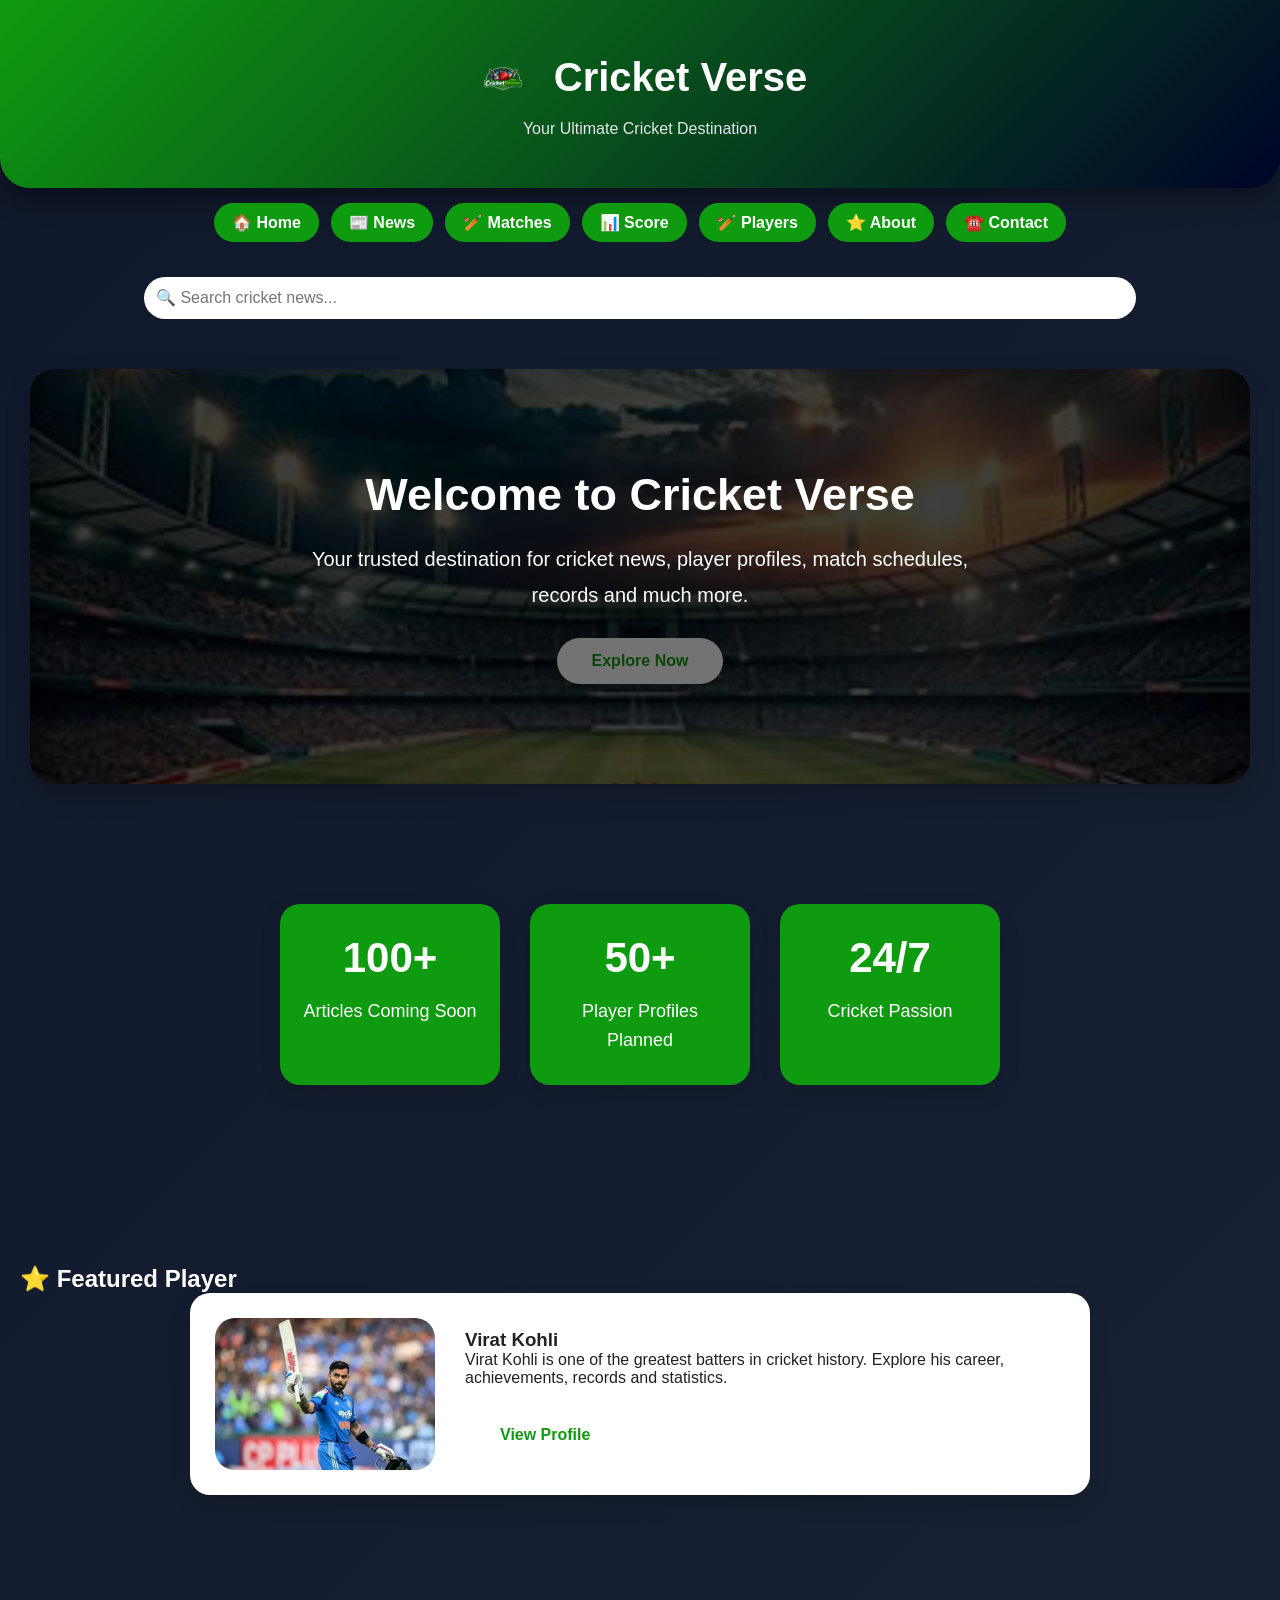
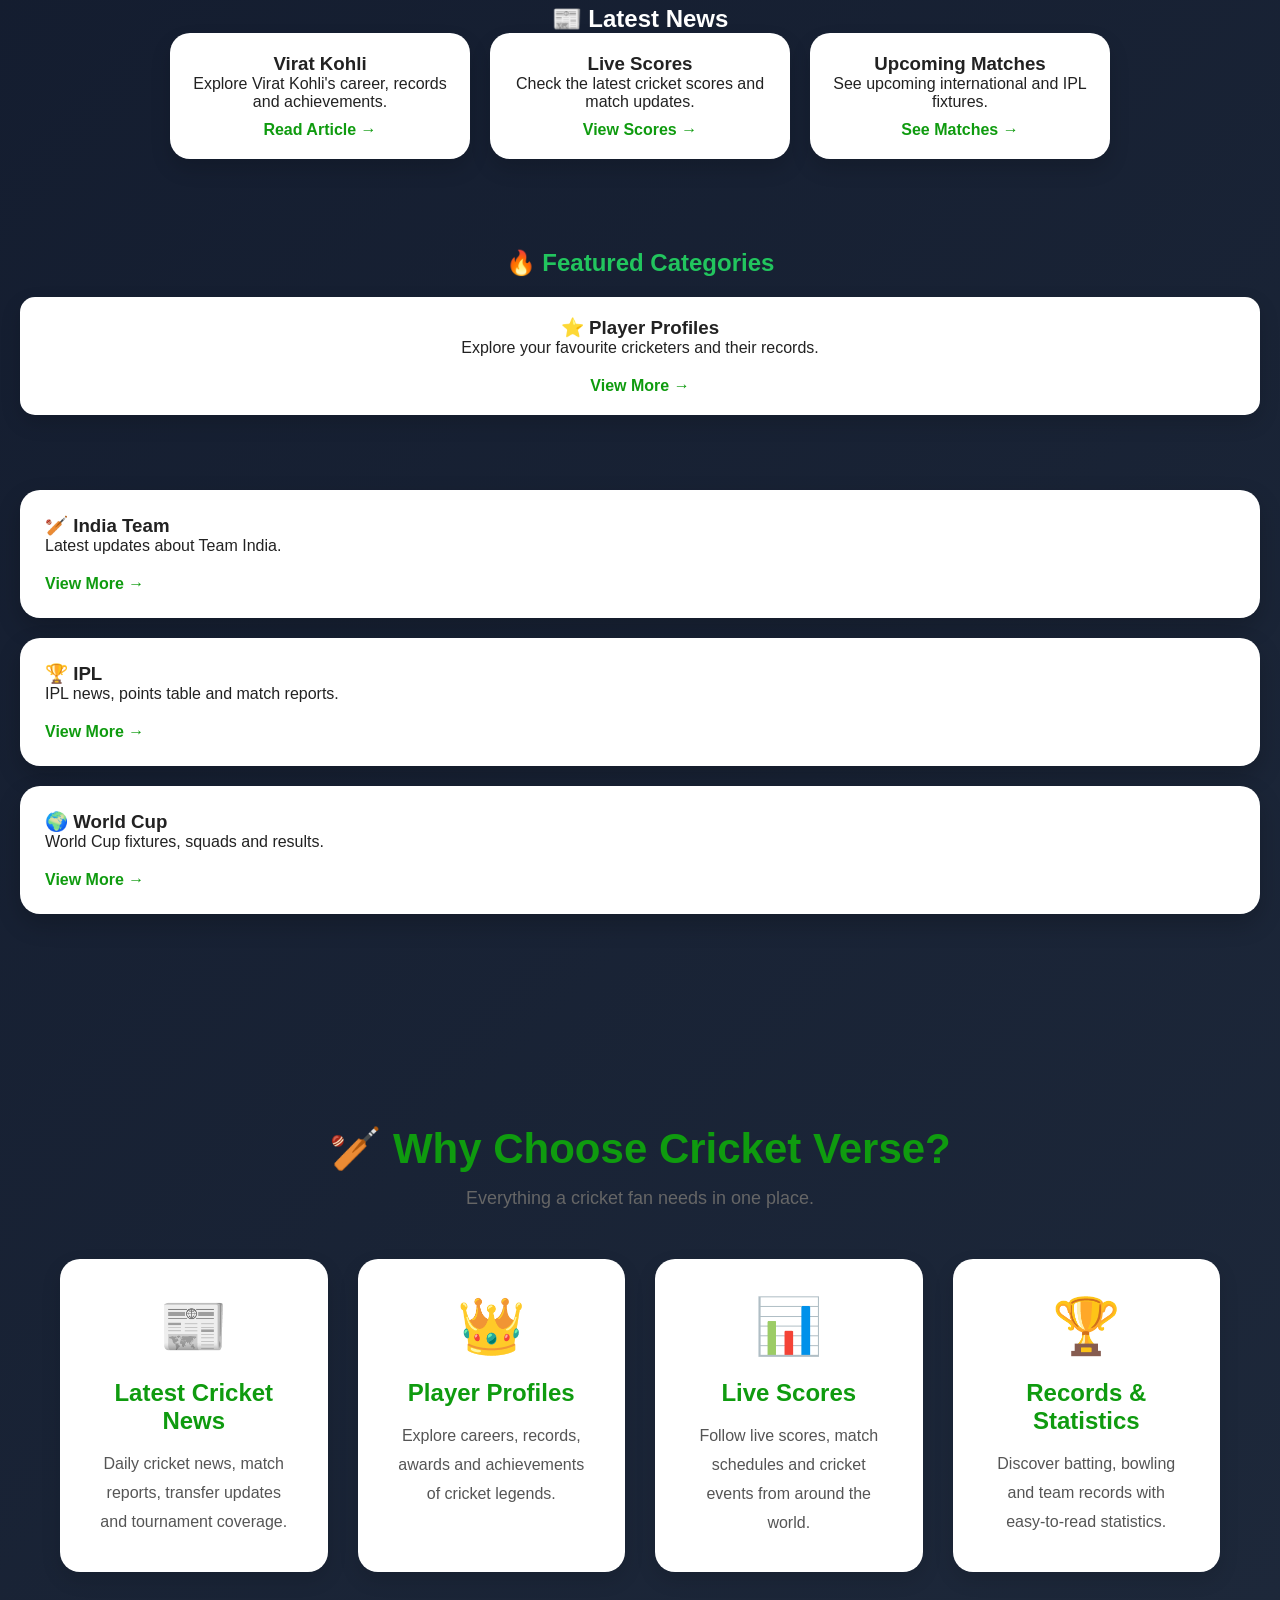
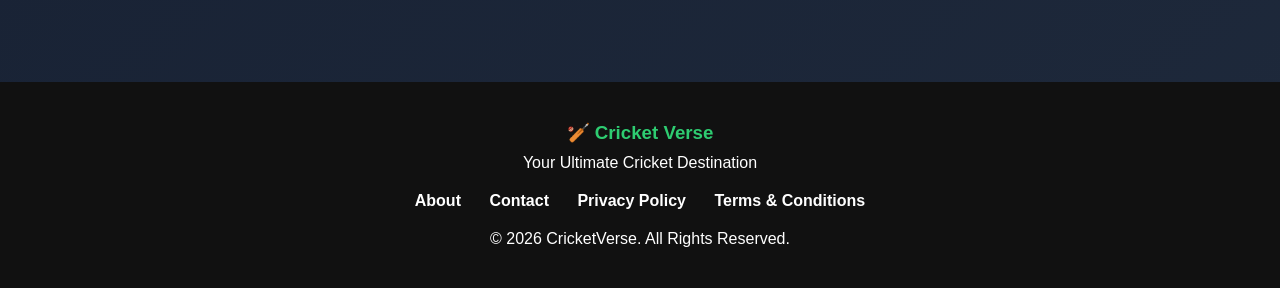
<file: index.html>
<!DOCTYPE html>
<html lang="en">
<head>
    <link rel="icon" href="logo.png" type="image/png">
    <meta charset="UTF-8">
    <meta name="viewport" content="width=device-width, initial-scale=1.0">
    <meta name="google-site-verification" content="p_gcjutG01oEDB2cyDo4PdJgq49ioOTxLtD2BCen56w" />
    <meta name="description" content="CricketVerse brings you the latest cricket news, player profiles, match schedules, records, and original cricket articles.">

<meta name="keywords" content="cricket, cricket news, Virat Kohli, IPL, ICC, cricket records, CricketVerse">

<meta name="author" content="CricketVerse">
    <title>Cricket Verse</title>
    <link rel="stylesheet" href="style.css">
</head>
<body>

<header>
    <h1>
  <img src="logo.png" alt="Cricket Verse Logo" class="logo">
  Cricket Verse
</h1>
    <p>Your Ultimate Cricket Destination</p>
</header>

<nav>
    <a href="index.html">🏠 Home</a>
    <a href="news.html">📰 News</a>
    <a href="matches.html">🏏 Matches</a>
    <a href="live.html">📊 Score</a>
  <a href="players.html">🏏 Players</a>
  <a href="about.html">⭐ About</a>
  <a href="contact.html">☎️ Contact</a>   
</nav>
<section class="search">
    <input type="text" placeholder="🔍 Search cricket news...">
</section>

     <section class="hero">

<h2>Welcome to Cricket Verse</h2>

<p>Your trusted destination for cricket news, player profiles, match schedules, records and much more.</p>

<a href="news.html" class="hero-btn">Explore Now</a>

    </section>
    <section class="stats">

<div class="stat-box">
<h2>100+</h2>
<p>Articles Coming Soon</p>
</div>

<div class="stat-box">
<h2>50+</h2>
<p>Player Profiles Planned</p>
</div>

<div class="stat-box">
<h2>24/7</h2>
<p>Cricket Passion</p>
</div>

    </section>
    <section class="featured-player">

<h2>⭐ Featured Player</h2>

<div class="player-box">

<img src="virat.jpg" alt="Virat Kohli">

<div>

<h3>Virat Kohli</h3>

<p>Virat Kohli is one of the greatest batters in cricket history. Explore his career, achievements, records and statistics.</p>

<a href="virat-kohli-career.html" class="hero-btn">View Profile</a>

</div>

</div>

    </section>
    
    <section class="latest-news">
    <h2>📰 Latest News</h2>

    <div class="news-grid">

        <div class="news-card">
            <h3>Virat Kohli</h3>
            <p>Explore Virat Kohli's career, records and achievements.</p>
            <a href="virat-kohli-career.html">Read Article →</a>
        </div>

        <div class="news-card">
            <h3>Live Scores</h3>
            <p>Check the latest cricket scores and match updates.</p>
            <a href="live.html">View Scores →</a>
        </div>

        <div class="news-card">
            <h3>Upcoming Matches</h3>
            <p>See upcoming international and IPL fixtures.</p>
            <a href="matches.html">See Matches →</a>
        </div>

    </div>
    </section>
<section class="featured">

    <h2>🔥 Featured Categories</h2>

    <a href="players.html" class="card-link">
    <div class="feature-box">
        <h3>⭐ Player Profiles</h3>
        <p>Explore your favourite cricketers and their records.</p>

        <span class="view-btn">View More →</span>
    </div>
    </a>

</section>
<section class="articles">

    <a href="india-team.html" class="card-link">
    <div class="card">
        <h3>🏏 India Team</h3>
        <p>Latest updates about Team India.</p>

        <span class="view-btn">View More →</span>
    </div>
    </a>

    <a href="IPL.html" class="card-link">
    <div class="card">
        <h3>🏆 IPL</h3>
        <p>IPL news, points table and match reports.</p>

        <span class="view-btn">View More →</span>
    </div>
    </a>

    <a href="world-cup.html" class="card-link">
    <div class="card">
        <h3>🌍 World Cup</h3>
        <p>World Cup fixtures, squads and results.</p>

        <span class="view-btn">View More →</span>
    </div>
    </a>

</section>
<section class="players">
</section>

    <section class="why-us">

<h2>🏏 Why Choose Cricket Verse?</h2>

<p class="why-subtitle">
Everything a cricket fan needs in one place.
</p>

<div class="why-grid">

<div class="why-card">
<div class="icon">📰</div>
<h3>Latest Cricket News</h3>
<p>Daily cricket news, match reports, transfer updates and tournament coverage.</p>
</div>

<div class="why-card">
<div class="icon">👑</div>
<h3>Player Profiles</h3>
<p>Explore careers, records, awards and achievements of cricket legends.</p>
</div>

<div class="why-card">
<div class="icon">📊</div>
<h3>Live Scores</h3>
<p>Follow live scores, match schedules and cricket events from around the world.</p>
</div>

<div class="why-card">
<div class="icon">🏆</div>
<h3>Records & Statistics</h3>
<p>Discover batting, bowling and team records with easy-to-read statistics.</p>
</div>

</div>

    </section>
    
<footer class="footer">

<h3>🏏 Cricket Verse</h3>

<p>Your Ultimate Cricket Destination</p>

<div class="footer-links">
    <a href="about.html">About</a>
    <a href="contact.html">Contact</a>
    <a href="privacy.html">Privacy Policy</a>
    <a href="terms.html">Terms & Conditions</a>
</div>

<p>© 2026 CricketVerse. All Rights Reserved.</p>

</footer>
<script src="script.js"></script>
</body>
</html>
</file>
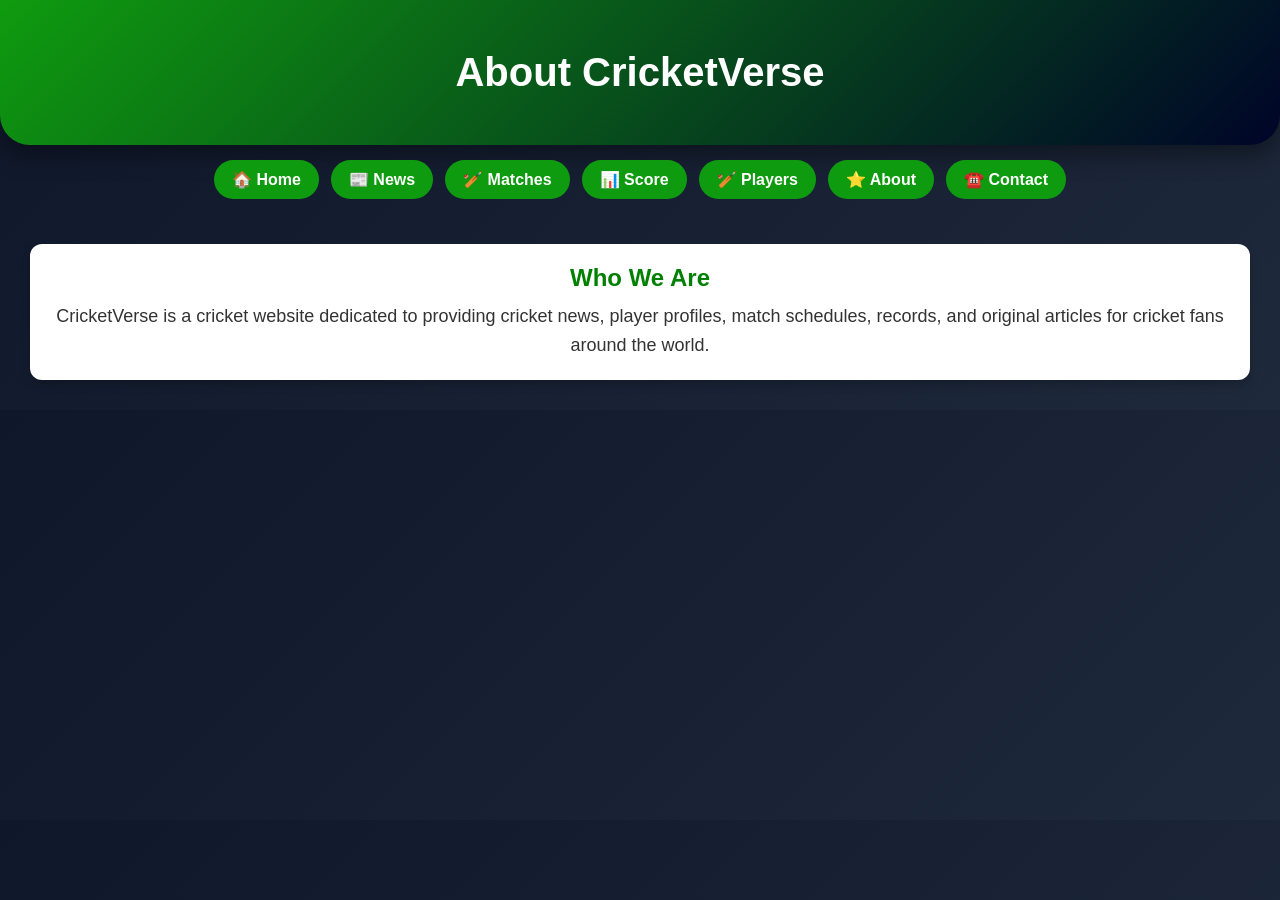
<file: about.html>
<!DOCTYPE html>
<html lang="en">
<head>
    <meta charset="UTF-8">
    <meta name="viewport" content="width=device-width, initial-scale=1.0">
    <title>About - CricketVerse</title>
    <link rel="stylesheet" href="style.css">
</head>
<body>

<header>
    <h1>About CricketVerse</h1>
</header>

    <nav>
    <a href="index.html">🏠 Home</a>
    <a href="news.html">📰 News</a>
    <a href="matches.html">🏏 Matches</a>
    <a href="live.html">📊 Score</a>
  <a href="players.html">🏏 Players</a>
  <a href="about.html">⭐ About</a>
  <a href="contact.html">☎️ Contact</a>   
</nav>

<section class="about">
    <h2>Who We Are</h2>
    <p>
        CricketVerse is a cricket website dedicated to providing cricket news,
        player profiles, match schedules, records, and original articles for
        cricket fans around the world.
    </p>
</section>

</body>
</html>
</file>
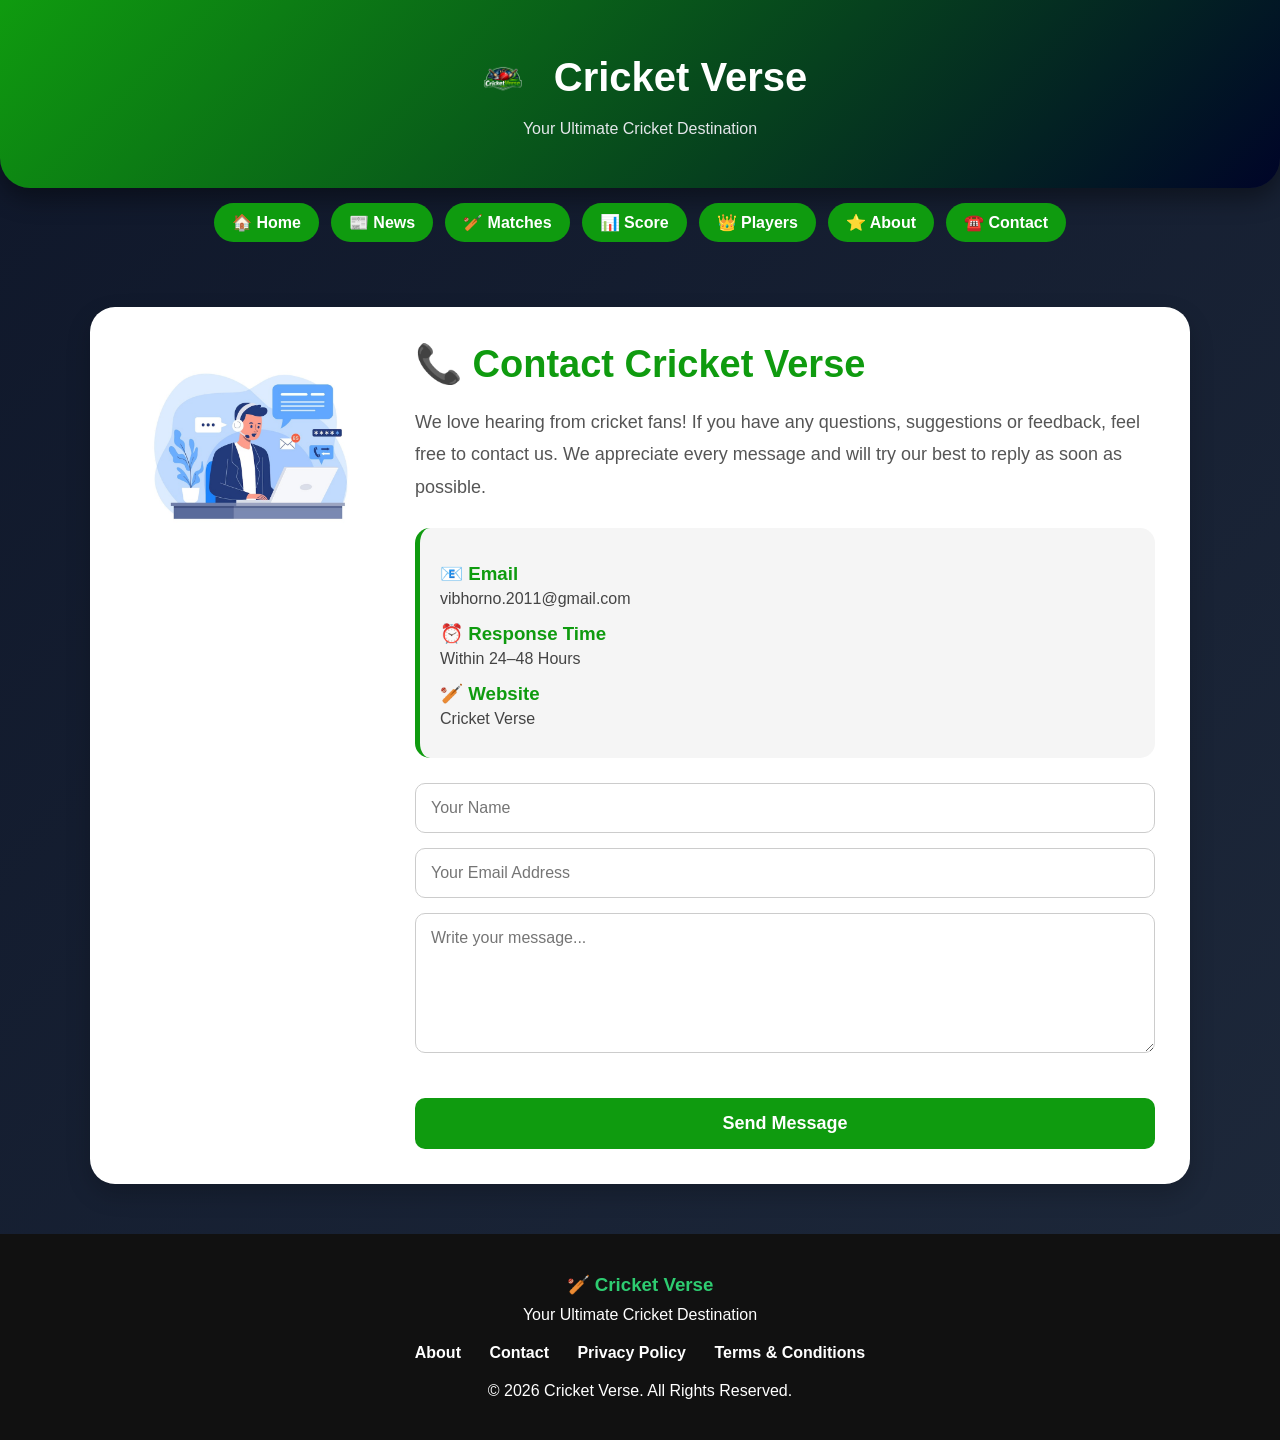
<file: contact.html>
<!DOCTYPE html>
<html lang="en">

<head>
    <link rel="icon" href="logo.png" type="image/png">
    <meta charset="UTF-8">
    <meta name="viewport" content="width=device-width, initial-scale=1.0">

    <meta name="description" content="Contact Cricket Verse for questions, feedback and suggestions.">

    <meta name="keywords" content="Contact Cricket Verse, Cricket Website, Cricket News">

    <meta name="author" content="Cricket Verse">

    <title>Contact | Cricket Verse</title>

    <link rel="stylesheet" href="style.css">
</head>

<body>

<header>

<h1>
<img src="logo.png" alt="Cricket Verse Logo" class="logo">
Cricket Verse
</h1>

<p>Your Ultimate Cricket Destination</p>

</header>

<nav>
    <a href="index.html">🏠 Home</a>
    <a href="news.html">📰 News</a>
    <a href="matches.html">🏏 Matches</a>
    <a href="live.html">📊 Score</a>
    <a href="players.html">👑 Players</a>
    <a href="about.html">⭐ About</a>
    <a href="contact.html">☎️ Contact</a>
</nav>

<section class="contact-page">

<div class="contact-container">

<div class="contact-image">

<img src="Illustrations.jpg" alt="Contact Illustration">

</div>

<div class="contact-content">

<h2>📞 Contact Cricket Verse</h2>

<p class="contact-intro">
We love hearing from cricket fans! If you have any questions, suggestions or feedback, feel free to contact us. We appreciate every message and will try our best to reply as soon as possible.
</p>

<div class="contact-box">

<h3>📧 Email</h3>
<p>vibhorno.2011@gmail.com</p>

<h3>⏰ Response Time</h3>
<p>Within 24–48 Hours</p>

<h3>🏏 Website</h3>
<p>Cricket Verse</p>

</div>

<form class="contact-form">

<input type="text" placeholder="Your Name" required>

<input type="email" placeholder="Your Email Address" required>

<textarea rows="6" placeholder="Write your message..." required></textarea>

<button type="submit">Send Message</button>

</form>

</div>

</div>

</section>

<footer class="footer">

<h3>🏏 Cricket Verse</h3>

<p>Your Ultimate Cricket Destination</p>

<div class="footer-links">

<a href="about.html">About</a>

<a href="contact.html">Contact</a>

<a href="privacy.html">Privacy Policy</a>

<a href="terms.html">Terms & Conditions</a>

</div>

<p>© 2026 Cricket Verse. All Rights Reserved.</p>

</footer>

<script src="script.js"></script>

</body>
  </html>
</file>
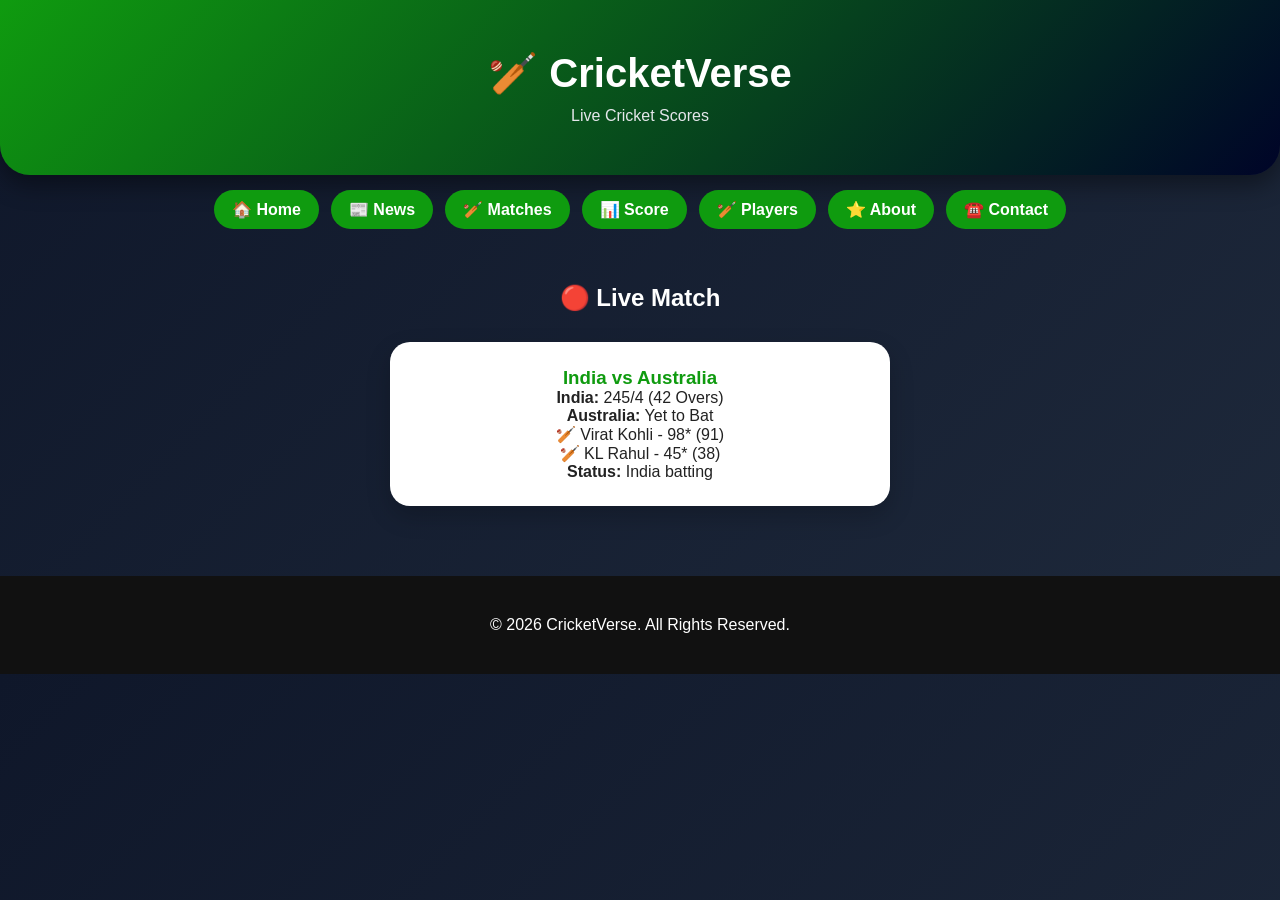
<file: live.html>
<!DOCTYPE html>
<html lang="en">
<head>
<meta charset="UTF-8">
<meta name="viewport" content="width=device-width, initial-scale=1.0">
<title>Live Scores - CricketVerse</title>
<link rel="stylesheet" href="style.css">
</head>

<body>

<header>
<h1>🏏 CricketVerse</h1>
<p>Live Cricket Scores</p>
</header>

  <nav>
    <a href="index.html">🏠 Home</a>
<a href="news.html">📰 News</a>
    <a href="matches.html">🏏 Matches</a>
    <a href="live.html">📊 Score</a>
  <a href="players.html">🏏 Players</a>
  <a href="about.html">⭐ About</a>
  <a href="contact.html">☎️ Contact</a>   
</nav>

<section class="live-score">

<h2>🔴 Live Match</h2>

<div class="score-card">

<h3>India vs Australia</h3>

<p><strong>India:</strong> 245/4 (42 Overs)</p>

<p><strong>Australia:</strong> Yet to Bat</p>

<p>🏏 Virat Kohli - 98* (91)</p>

<p>🏏 KL Rahul - 45* (38)</p>

<p><strong>Status:</strong> India batting</p>

</div>

</section>

<footer class="footer">
<p>© 2026 CricketVerse. All Rights Reserved.</p>
</footer>

</body>
</html>
</file>
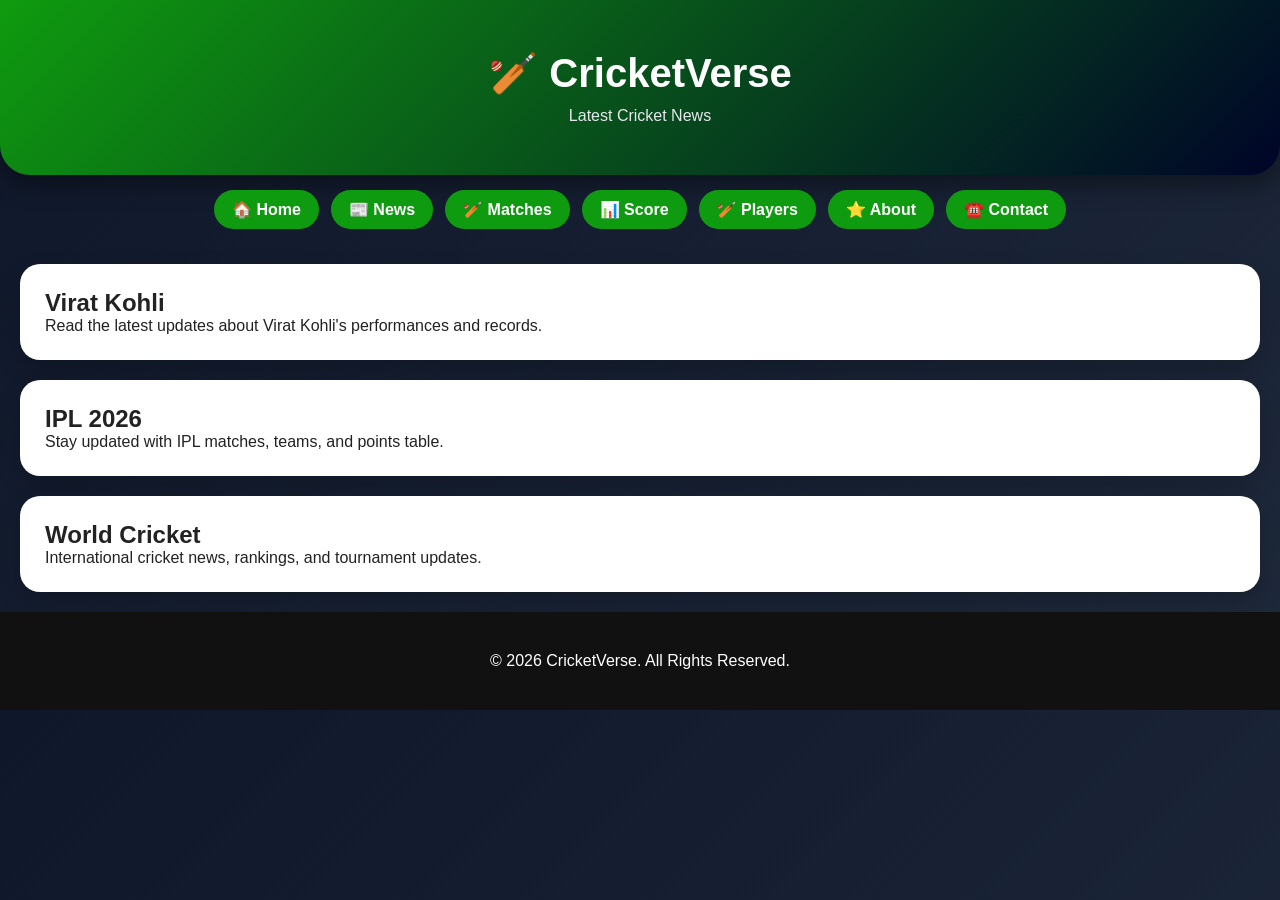
<file: news.html>
<!DOCTYPE html>
<html lang="en">
<head>
<meta charset="UTF-8">
<meta name="viewport" content="width=device-width, initial-scale=1.0">
<title>Latest Cricket News - CricketVerse</title>
<link rel="stylesheet" href="style.css">
</head>

<body>

<header>
    <h1>🏏 CricketVerse</h1>
    <p>Latest Cricket News</p>
</header>

    <nav>
    <a href="index.html">🏠 Home</a>
    <a href="news.html">📰 News</a>
    <a href="matches.html">🏏 Matches</a>
    <a href="live.html">📊 Score</a>
  <a href="players.html">🏏 Players</a>
  <a href="about.html">⭐ About</a>
  <a href="contact.html">☎️ Contact</a>   
</nav>
    
<section class="cards">

    <a href="virat-kohli-career.html" class="card-link">
<div class="card">
<h2>Virat Kohli</h2>
<p>Read the latest updates about Virat Kohli's performances and records.</p>
</div>
    </a>

<div class="card">
<h2>IPL 2026</h2>
<p>Stay updated with IPL matches, teams, and points table.</p>
</div>

<div class="card">
<h2>World Cricket</h2>
<p>International cricket news, rankings, and tournament updates.</p>
</div>

</section>

<section class="footer">
<p>© 2026 CricketVerse. All Rights Reserved.</p>
</section>

</body>
</html>
</file>
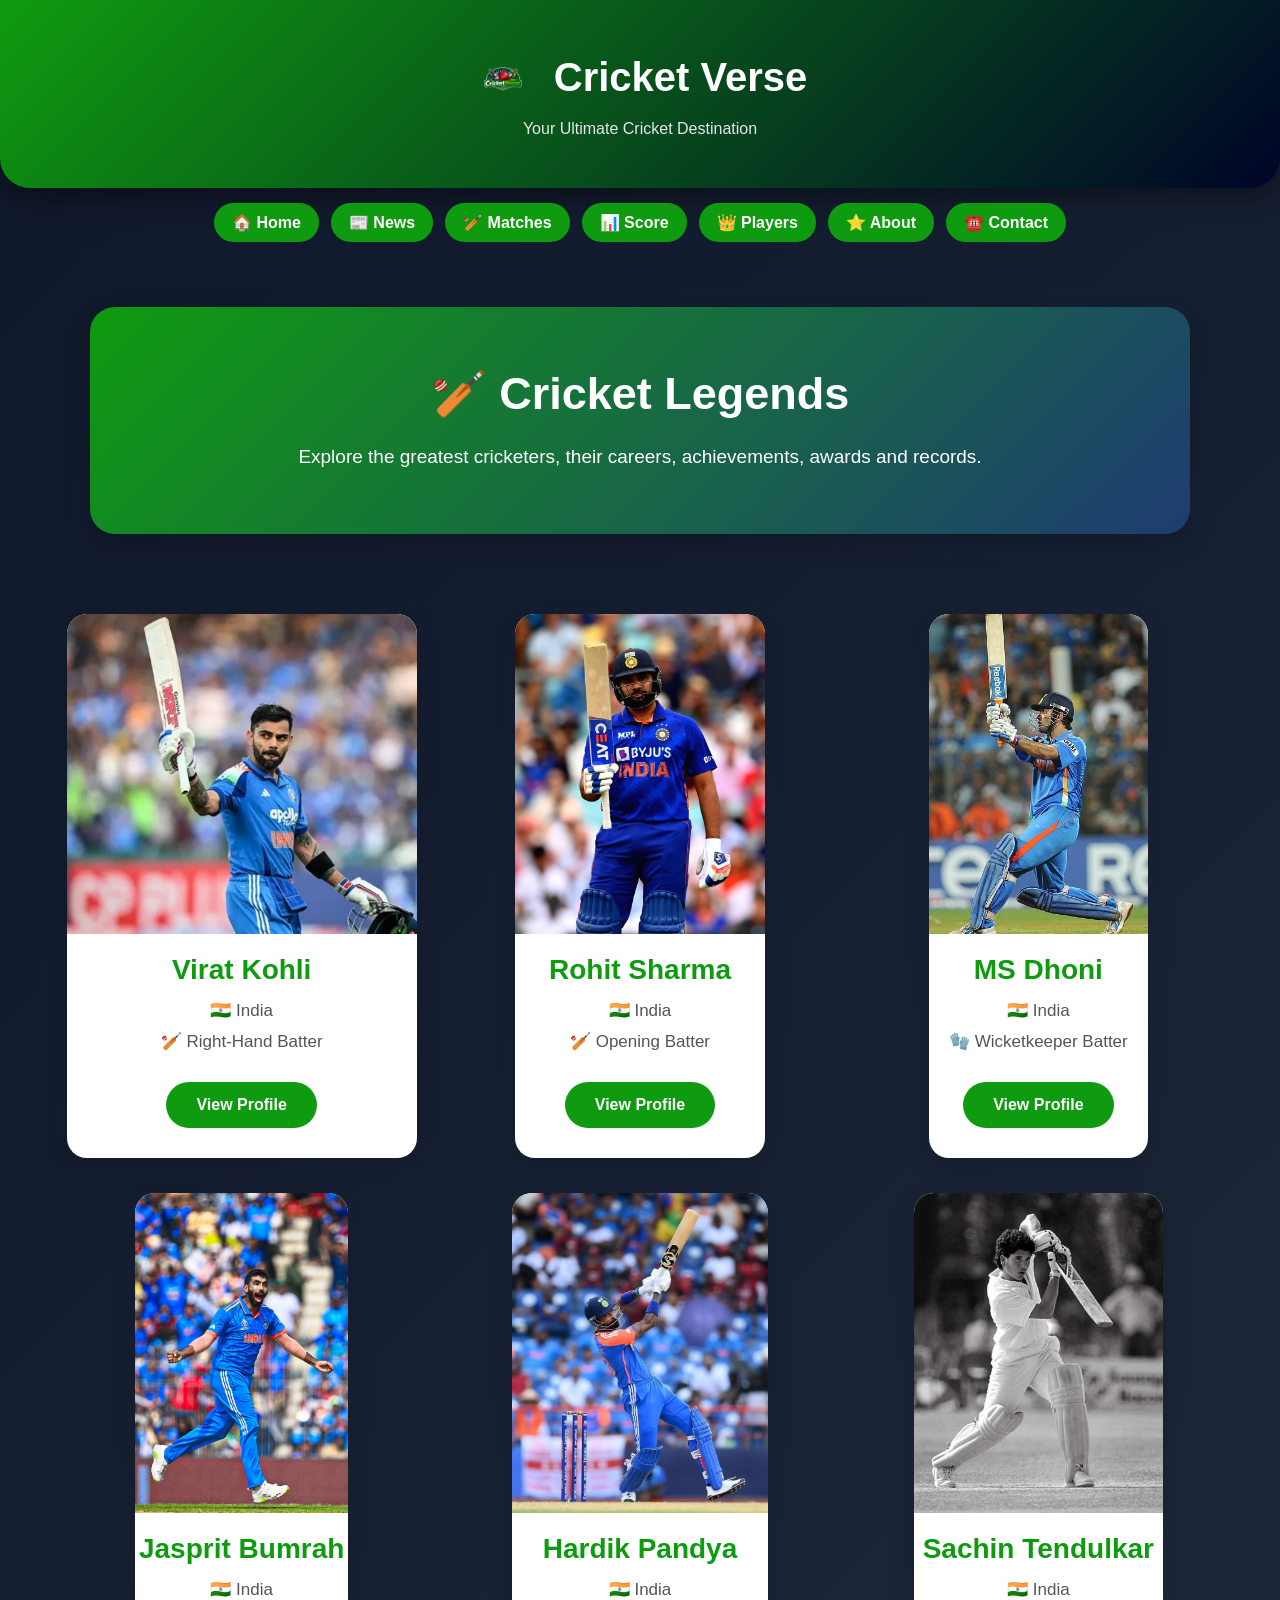
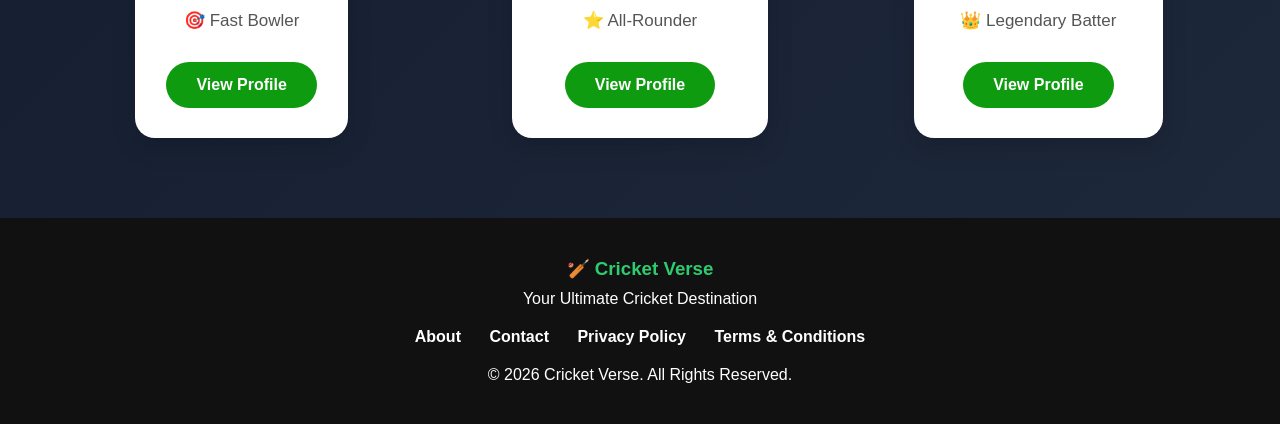
<file: players.html>
<!DOCTYPE html>
<html lang="en">

<head>

<link rel="icon" href="logo.png" type="image/png">

<meta charset="UTF-8">

<meta name="viewport" content="width=device-width, initial-scale=1.0">

<meta name="description" content="Explore cricket legends, player profiles, career records and achievements on Cricket Verse.">

<meta name="keywords" content="Virat Kohli, Rohit Sharma, MS Dhoni, Jasprit Bumrah, Sachin Tendulkar, Hardik Pandya">

<meta name="author" content="Cricket Verse">

<title>Players | Cricket Verse</title>

<link rel="stylesheet" href="style.css">

</head>

<body>

<header>

<h1>

<img src="logo.png" alt="Cricket Verse Logo" class="logo">

Cricket Verse

</h1>

<p>Your Ultimate Cricket Destination</p>

</header>

<nav>

<a href="index.html">🏠 Home</a>

<a href="news.html">📰 News</a>

<a href="matches.html">🏏 Matches</a>

<a href="live.html">📊 Score</a>

<a href="players.html">👑 Players</a>

<a href="about.html">⭐ About</a>

<a href="contact.html">☎️ Contact</a>

</nav>

<section class="players-hero">

<h1>🏏 Cricket Legends</h1>

<p>

Explore the greatest cricketers, their careers, achievements, awards and records.

</p>

</section>

<section class="players-grid">

<div class="player-card">

<img src="virat.jpg" alt="Virat Kohli">

<h2>Virat Kohli</h2>

<p>

🇮🇳 India<br>

🏏 Right-Hand Batter

</p>

<a href="virat-kohli-career.html" class="hero-btn">

View Profile

</a>

</div>

<div class="player-card">

<img src="Rohit.jpg" alt="Rohit Sharma">

<h2>Rohit Sharma</h2>

<p>

🇮🇳 India<br>

🏏 Opening Batter

</p>

<a href="rohit-sharma.html" class="hero-btn">

View Profile

</a>

</div>

<div class="player-card">

<img src="Dhoni.jpg" alt="MS Dhoni">

<h2>MS Dhoni</h2>

<p>

🇮🇳 India<br>

🧤 Wicketkeeper Batter

</p>

<a href="ms-dhoni.html" class="hero-btn">

View Profile

</a>

</div>
  <div class="player-card">

<img src="Bumrah.jpg" alt="Jasprit Bumrah">

<h2>Jasprit Bumrah</h2>

<p>
🇮🇳 India<br>
🎯 Fast Bowler
</p>

<a href="jasprit-bumrah.html" class="hero-btn">
View Profile
</a>

</div>

<div class="player-card">

<img src="Hardik.jpg" alt="Hardik Pandya">

<h2>Hardik Pandya</h2>

<p>
🇮🇳 India<br>
⭐ All-Rounder
</p>

<a href="hardik-pandya.html" class="hero-btn">
View Profile
</a>

</div>

<div class="player-card">

<img src="Sachin.jpg" alt="Sachin Tendulkar">

<h2>Sachin Tendulkar</h2>

<p>
🇮🇳 India<br>
👑 Legendary Batter
</p>

<a href="sachin-tendulkar.html" class="hero-btn">
View Profile
</a>

</div>

</section>

<footer class="footer">

<h3>🏏 Cricket Verse</h3>

<p>Your Ultimate Cricket Destination</p>

<div class="footer-links">
<a href="about.html">About</a>
<a href="contact.html">Contact</a>
<a href="privacy.html">Privacy Policy</a>
<a href="terms.html">Terms & Conditions</a>
</div>

<p>© 2026 Cricket Verse. All Rights Reserved.</p>

</footer>

<script src="script.js"></script>

</body>
</html>
</file>
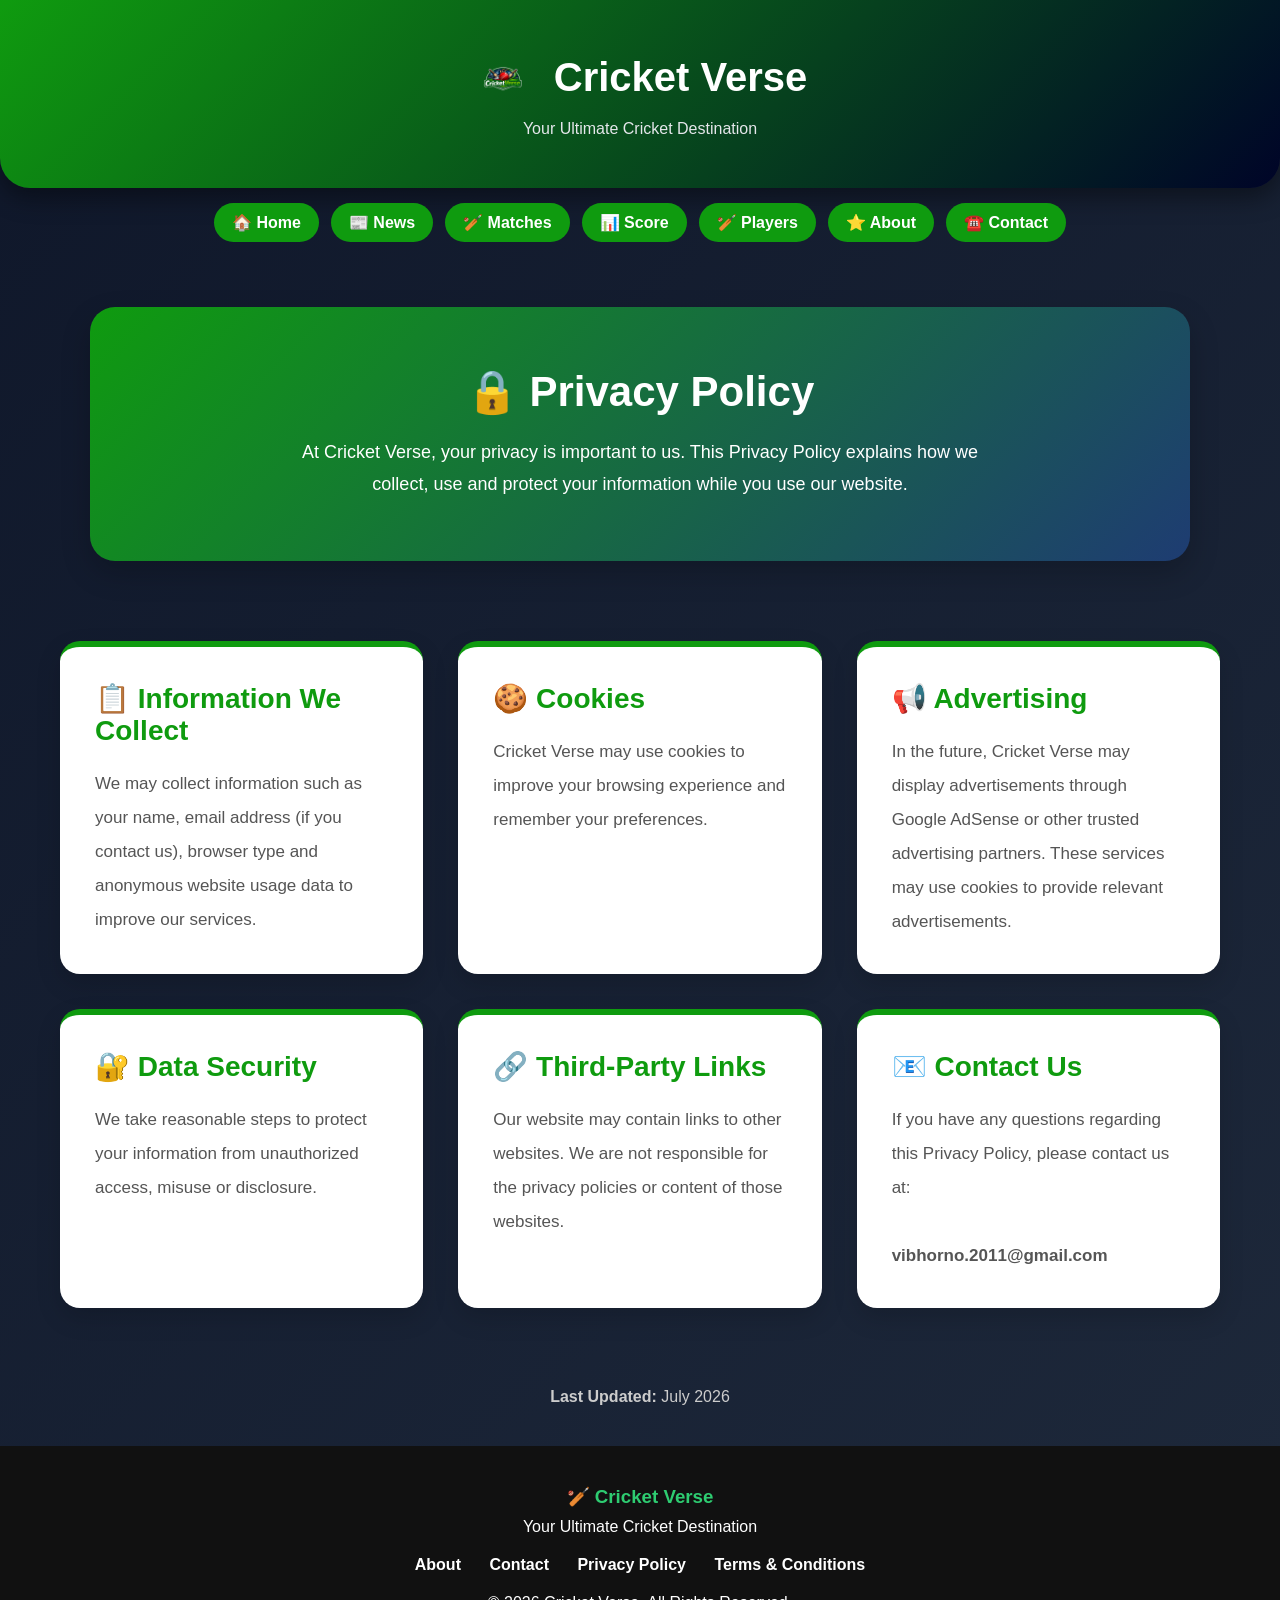
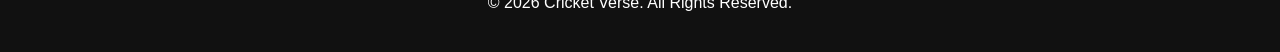
<file: privacy.html>
<!DOCTYPE html>
<html lang="en">

<head>
    <link rel="icon" href="logo.png" type="image/png">
    <meta charset="UTF-8">
    <meta name="viewport" content="width=device-width, initial-scale=1.0">

    <meta name="description" content="Read the Privacy Policy of Cricket Verse to understand how we collect, use and protect your information.">

    <meta name="keywords" content="Cricket Verse Privacy Policy, Privacy">

    <meta name="author" content="Cricket Verse">

    <title>Privacy Policy | Cricket Verse</title>

    <link rel="stylesheet" href="style.css">
</head>

<body>

<header>
    <h1>
        <img src="logo.png" alt="Cricket Verse Logo" class="logo">
        Cricket Verse
    </h1>
    <p>Your Ultimate Cricket Destination</p>
</header>

<nav>
    <a href="index.html">🏠 Home</a>
    <a href="news.html">📰 News</a>
    <a href="matches.html">🏏 Matches</a>
    <a href="live.html">📊 Score</a>
    <a href="players.html">🏏 Players</a>
    <a href="about.html">⭐ About</a>
    <a href="contact.html">☎️ Contact</a>
</nav>

<section class="policy-hero">

    <h1>🔒 Privacy Policy</h1>

    <p>
        At Cricket Verse, your privacy is important to us. This Privacy Policy explains how we collect, use and protect your information while you use our website.
    </p>

</section>

<section class="policy-grid">

    <div class="policy-card">
        <h2>📋 Information We Collect</h2>
        <p>
            We may collect information such as your name, email address (if you contact us), browser type and anonymous website usage data to improve our services.
        </p>
    </div>

    <div class="policy-card">
        <h2>🍪 Cookies</h2>
        <p>
            Cricket Verse may use cookies to improve your browsing experience and remember your preferences.
        </p>
    </div>

    <div class="policy-card">
        <h2>📢 Advertising</h2>
        <p>
            In the future, Cricket Verse may display advertisements through Google AdSense or other trusted advertising partners. These services may use cookies to provide relevant advertisements.
        </p>
    </div>

    <div class="policy-card">
        <h2>🔐 Data Security</h2>
        <p>
            We take reasonable steps to protect your information from unauthorized access, misuse or disclosure.
        </p>
    </div>

    <div class="policy-card">
        <h2>🔗 Third-Party Links</h2>
        <p>
            Our website may contain links to other websites. We are not responsible for the privacy policies or content of those websites.
        </p>
    </div>

    <div class="policy-card">
        <h2>📧 Contact Us</h2>
        <p>
            If you have any questions regarding this Privacy Policy, please contact us at:
            <br><br>
            <strong>vibhorno.2011@gmail.com</strong>
        </p>
    </div>

</section>

<section class="policy-update">
    <p><strong>Last Updated:</strong> July 2026</p>
</section>

<footer class="footer">

    <h3>🏏 Cricket Verse</h3>

    <p>Your Ultimate Cricket Destination</p>

    <div class="footer-links">
        <a href="about.html">About</a>
        <a href="contact.html">Contact</a>
        <a href="privacy.html">Privacy Policy</a>
        <a href="terms.html">Terms & Conditions</a>
    </div>

    <p>© 2026 Cricket Verse. All Rights Reserved.</p>

</footer>

<script src="script.js"></script>

</body>
</html>
</file>
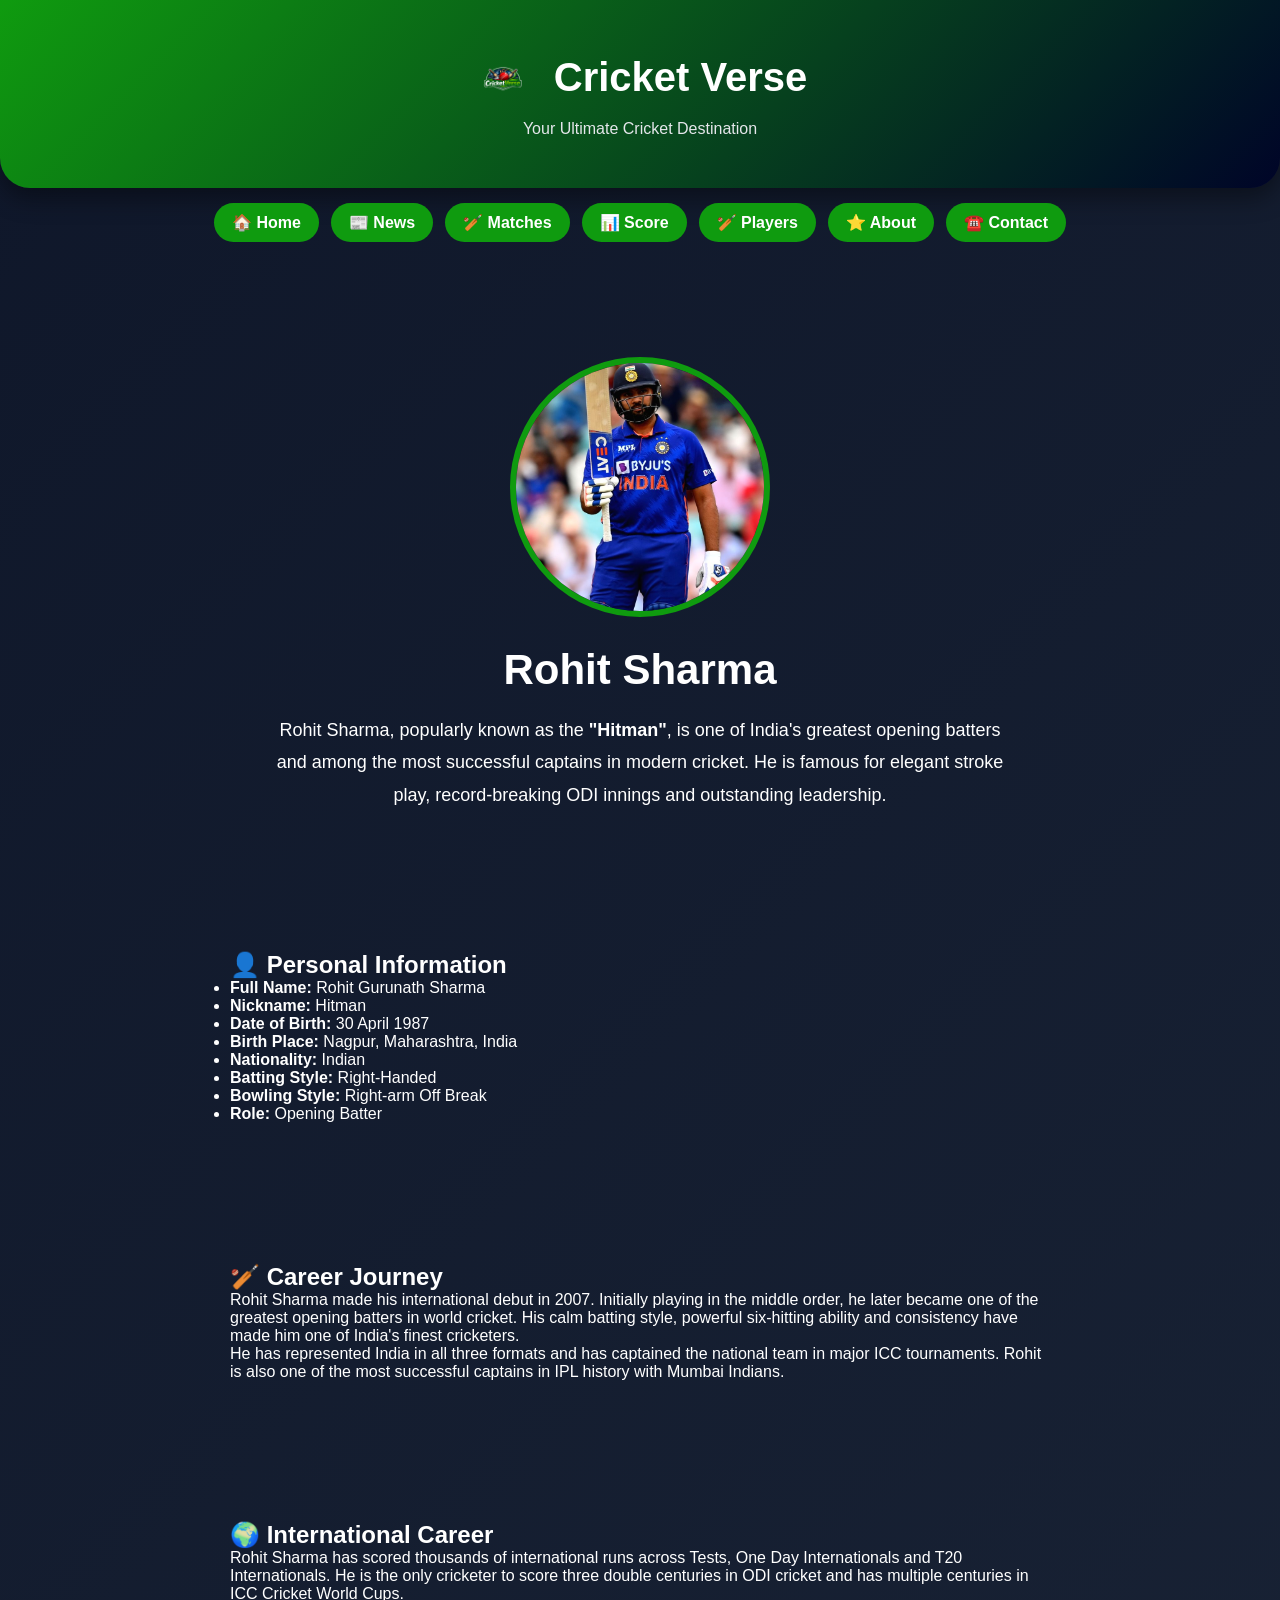
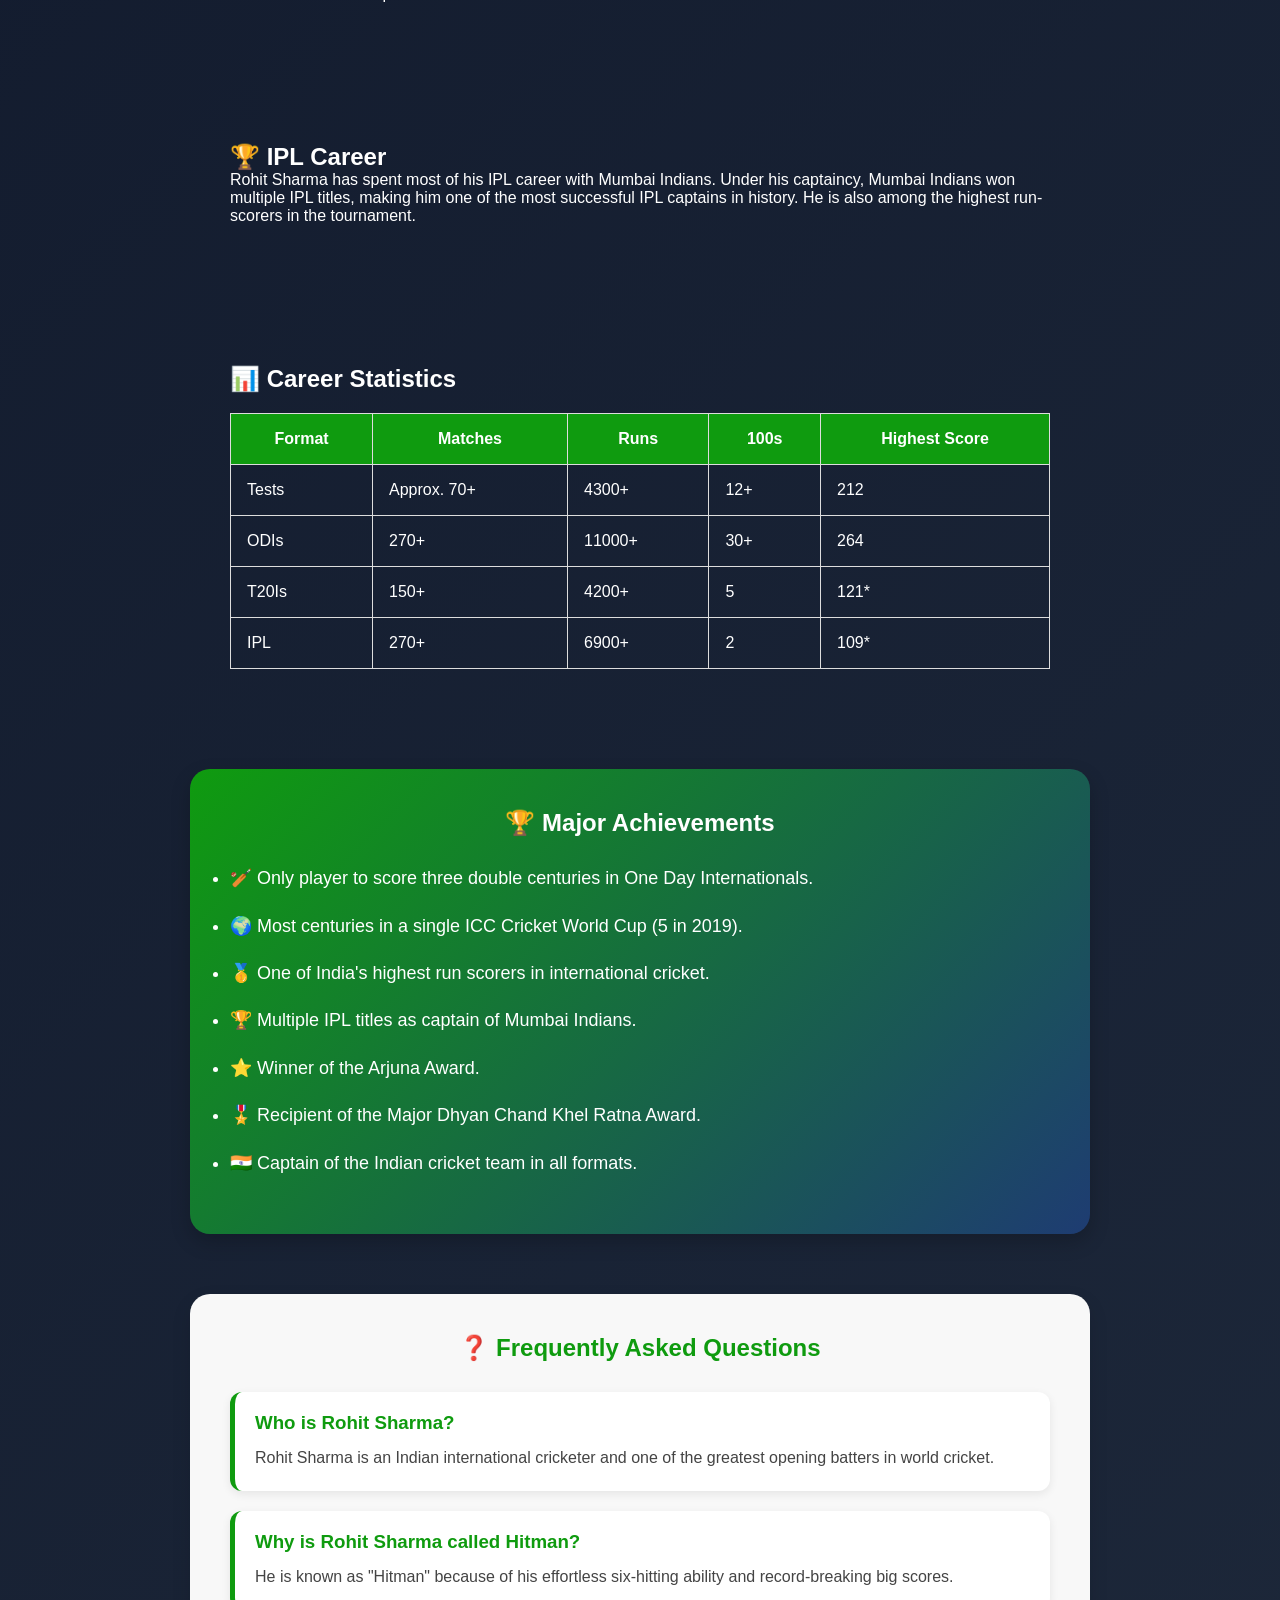
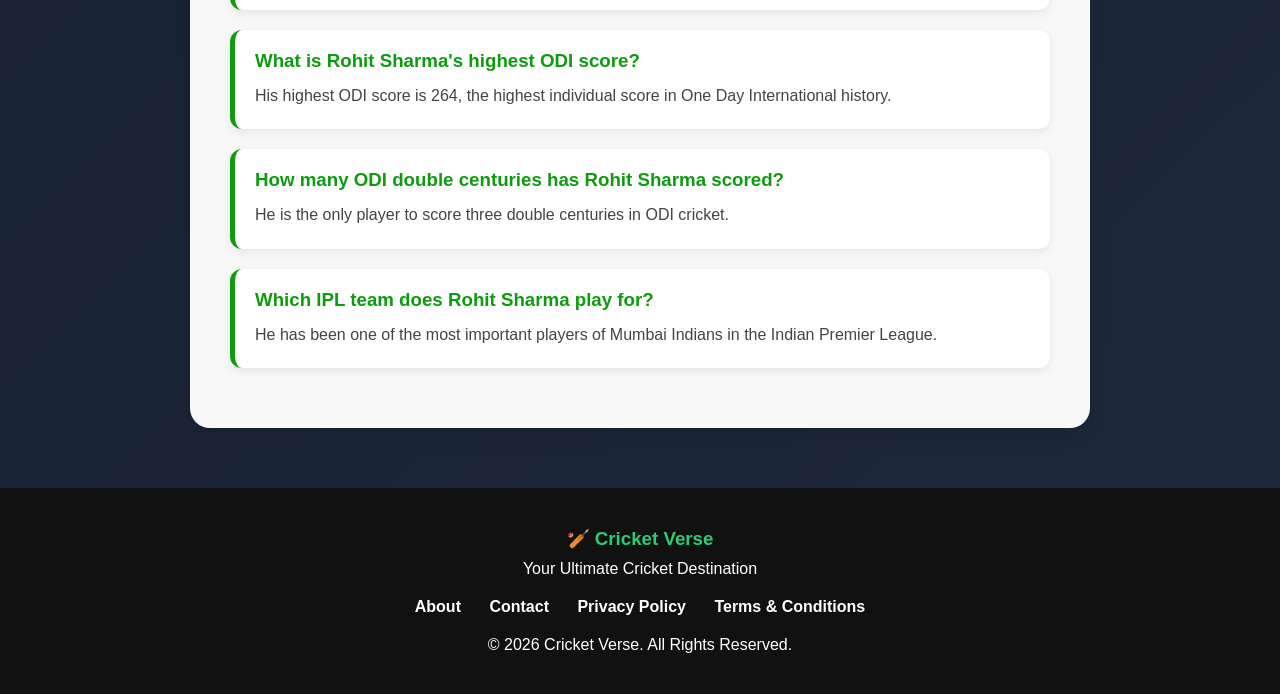
<file: rohit-sharma.html>
<!DOCTYPE html>
<html lang="en">

<head>

<link rel="icon" href="logo.png" type="image/png">

<meta charset="UTF-8">

<meta name="viewport" content="width=device-width, initial-scale=1.0">

<meta name="description" content="Explore Rohit Sharma's career, records, achievements, statistics and biography on Cricket Verse.">

<meta name="keywords" content="Rohit Sharma, Hitman, Rohit Sharma Career, Rohit Sharma Records, Cricket Verse">

<meta name="author" content="Cricket Verse">

<title>Rohit Sharma Career | Cricket Verse</title>

<link rel="stylesheet" href="style.css">

</head>

<body>

<header>

<h1>

<img src="logo.png" alt="Cricket Verse Logo" class="logo">

Cricket Verse

</h1>

<p>Your Ultimate Cricket Destination</p>

</header>

<nav>

<a href="index.html">🏠 Home</a>

<a href="news.html">📰 News</a>

<a href="matches.html">🏏 Matches</a>

<a href="live.html">📊 Score</a>

<a href="players.html">🏏 Players</a>

<a href="about.html">⭐ About</a>

<a href="contact.html">☎️ Contact</a>

</nav>

<section class="player-profile">

<img src="Rohit.jpg" alt="Rohit Sharma">

<h1>Rohit Sharma</h1>

<p>

Rohit Sharma, popularly known as the <strong>"Hitman"</strong>, is one of India's greatest opening batters and among the most successful captains in modern cricket. He is famous for elegant stroke play, record-breaking ODI innings and outstanding leadership.

</p>

</section>

<section class="career-info">

<h2>👤 Personal Information</h2>

<ul>

<li><strong>Full Name:</strong> Rohit Gurunath Sharma</li>

<li><strong>Nickname:</strong> Hitman</li>

<li><strong>Date of Birth:</strong> 30 April 1987</li>

<li><strong>Birth Place:</strong> Nagpur, Maharashtra, India</li>

<li><strong>Nationality:</strong> Indian</li>

<li><strong>Batting Style:</strong> Right-Handed</li>

<li><strong>Bowling Style:</strong> Right-arm Off Break</li>

<li><strong>Role:</strong> Opening Batter</li>

</ul>

</section>

<section class="career-info">

<h2>🏏 Career Journey</h2>

<p>

Rohit Sharma made his international debut in 2007. Initially playing in the middle order, he later became one of the greatest opening batters in world cricket. His calm batting style, powerful six-hitting ability and consistency have made him one of India's finest cricketers.

</p>

<p>

He has represented India in all three formats and has captained the national team in major ICC tournaments. Rohit is also one of the most successful captains in IPL history with Mumbai Indians.

</p>

</section>

<section class="career-info">

<h2>🌍 International Career</h2>

<p>

Rohit Sharma has scored thousands of international runs across Tests, One Day Internationals and T20 Internationals. He is the only cricketer to score three double centuries in ODI cricket and has multiple centuries in ICC Cricket World Cups.

</p>

</section>

<section class="career-info">

<h2>🏆 IPL Career</h2>

<p>

Rohit Sharma has spent most of his IPL career with Mumbai Indians. Under his captaincy, Mumbai Indians won multiple IPL titles, making him one of the most successful IPL captains in history. He is also among the highest run-scorers in the tournament.

</p>

</section>
<section class="career-stats">

<h2>📊 Career Statistics</h2>

<table>

<tr>
<th>Format</th>
<th>Matches</th>
<th>Runs</th>
<th>100s</th>
<th>Highest Score</th>
</tr>

<tr>
<td>Tests</td>
<td>Approx. 70+</td>
<td>4300+</td>
<td>12+</td>
<td>212</td>
</tr>

<tr>
<td>ODIs</td>
<td>270+</td>
<td>11000+</td>
<td>30+</td>
<td>264</td>
</tr>

<tr>
<td>T20Is</td>
<td>150+</td>
<td>4200+</td>
<td>5</td>
<td>121*</td>
</tr>

<tr>
<td>IPL</td>
<td>270+</td>
<td>6900+</td>
<td>2</td>
<td>109*</td>
</tr>

</table>

</section>

<section class="achievements">

<h2>🏆 Major Achievements</h2>

<ul>

<li>🏏 Only player to score three double centuries in One Day Internationals.</li>

<li>🌍 Most centuries in a single ICC Cricket World Cup (5 in 2019).</li>

<li>🥇 One of India's highest run scorers in international cricket.</li>

<li>🏆 Multiple IPL titles as captain of Mumbai Indians.</li>

<li>⭐ Winner of the Arjuna Award.</li>

<li>🎖️ Recipient of the Major Dhyan Chand Khel Ratna Award.</li>

<li>🇮🇳 Captain of the Indian cricket team in all formats.</li>

</ul>

</section>

<section class="faq">

<h2>❓ Frequently Asked Questions</h2>

<div class="faq-item">
<h3>Who is Rohit Sharma?</h3>
<p>Rohit Sharma is an Indian international cricketer and one of the greatest opening batters in world cricket.</p>
</div>

<div class="faq-item">
<h3>Why is Rohit Sharma called Hitman?</h3>
<p>He is known as "Hitman" because of his effortless six-hitting ability and record-breaking big scores.</p>
</div>

<div class="faq-item">
<h3>What is Rohit Sharma's highest ODI score?</h3>
<p>His highest ODI score is 264, the highest individual score in One Day International history.</p>
</div>

<div class="faq-item">
<h3>How many ODI double centuries has Rohit Sharma scored?</h3>
<p>He is the only player to score three double centuries in ODI cricket.</p>
</div>

<div class="faq-item">
<h3>Which IPL team does Rohit Sharma play for?</h3>
<p>He has been one of the most important players of Mumbai Indians in the Indian Premier League.</p>
</div>

</section>

<footer class="footer">

<h3>🏏 Cricket Verse</h3>

<p>Your Ultimate Cricket Destination</p>

<div class="footer-links">

<a href="about.html">About</a>

<a href="contact.html">Contact</a>

<a href="privacy.html">Privacy Policy</a>

<a href="terms.html">Terms & Conditions</a>

</div>

<p>© 2026 Cricket Verse. All Rights Reserved.</p>

</footer>

<script src="script.js"></script>

</body>
</html>
</file>
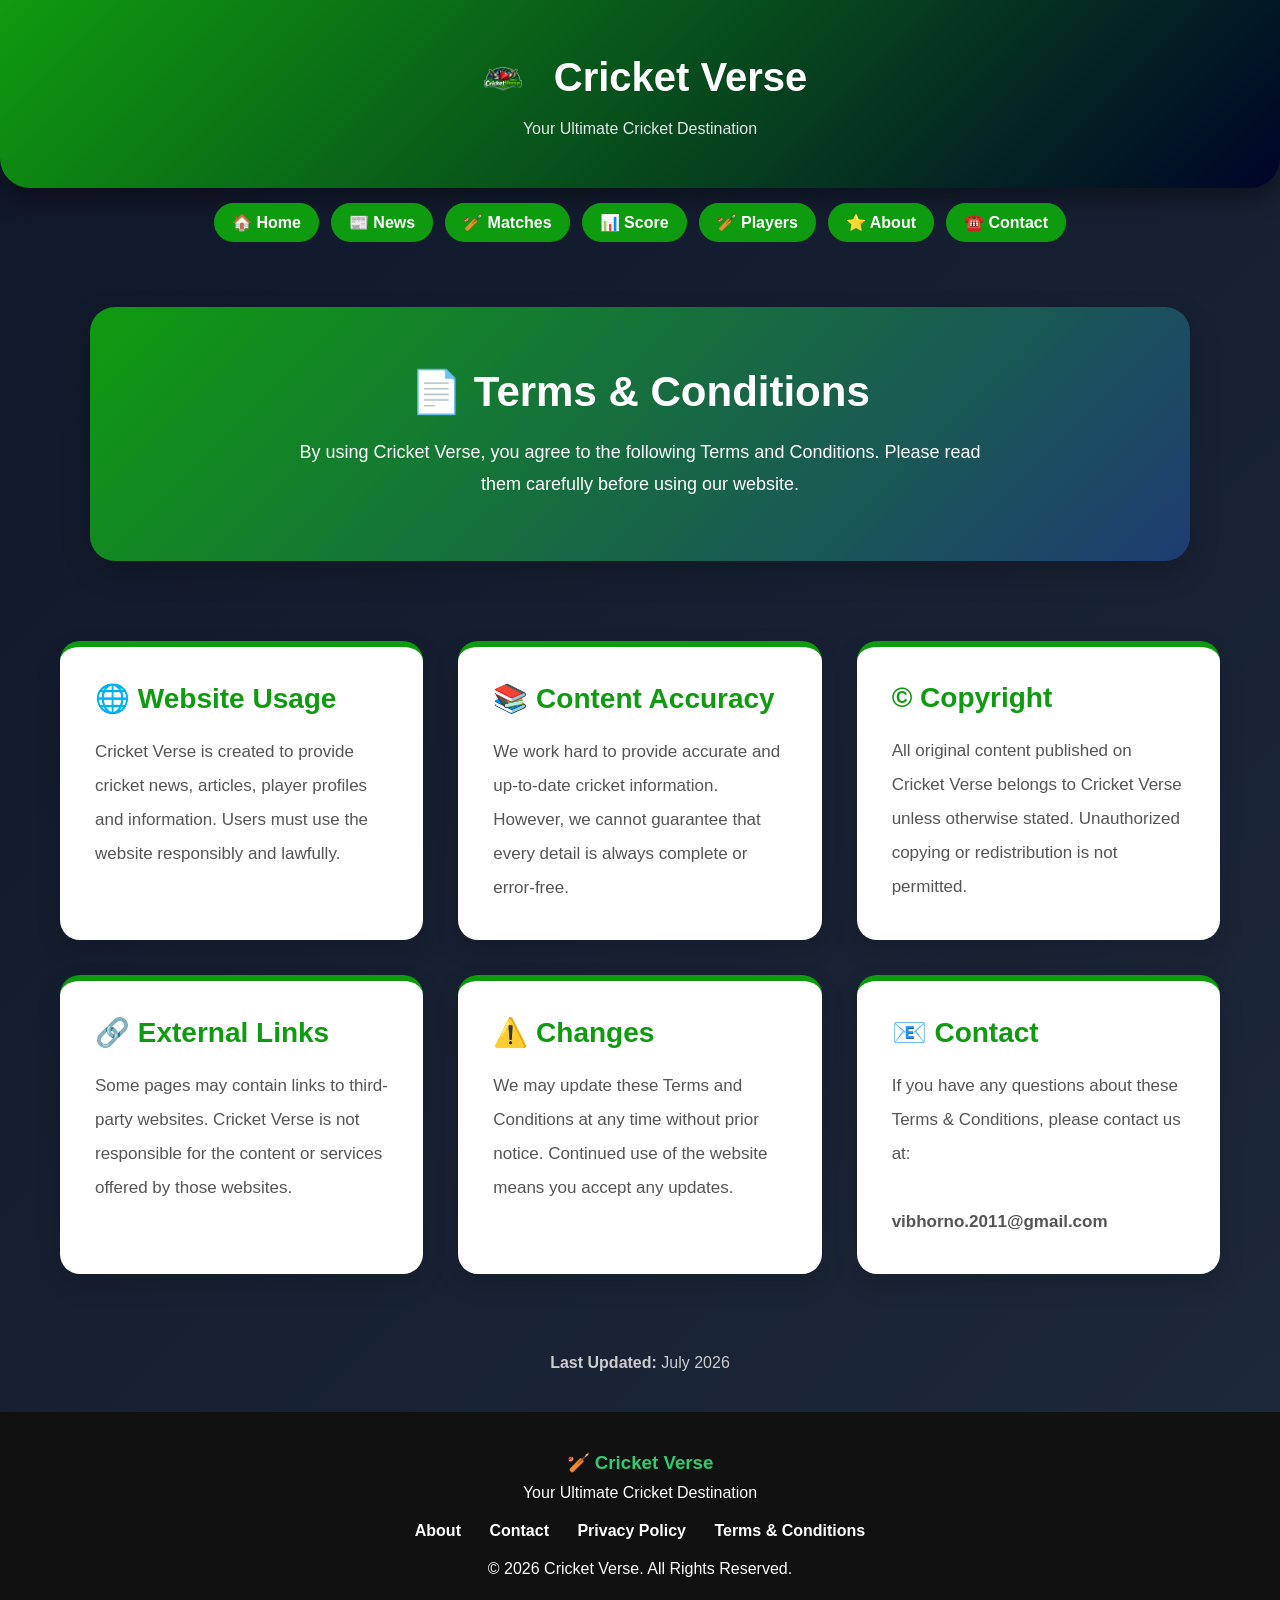
<file: terms.html>
<!DOCTYPE html>
<html lang="en">

<head>
    <link rel="icon" href="logo.png" type="image/png">
    <meta charset="UTF-8">
    <meta name="viewport" content="width=device-width, initial-scale=1.0">

    <meta name="description" content="Read the Terms and Conditions of Cricket Verse.">

    <meta name="keywords" content="Cricket Verse Terms, Terms and Conditions">

    <meta name="author" content="Cricket Verse">

    <title>Terms & Conditions | Cricket Verse</title>

    <link rel="stylesheet" href="style.css">
</head>

<body>

<header>

<h1>
<img src="logo.png" alt="Cricket Verse Logo" class="logo">
Cricket Verse
</h1>

<p>Your Ultimate Cricket Destination</p>

</header>

<nav>
<a href="index.html">🏠 Home</a>
<a href="news.html">📰 News</a>
<a href="matches.html">🏏 Matches</a>
<a href="live.html">📊 Score</a>
<a href="players.html">🏏 Players</a>
<a href="about.html">⭐ About</a>
<a href="contact.html">☎️ Contact</a>
</nav>

<section class="policy-hero">

<h1>📄 Terms & Conditions</h1>

<p>
By using Cricket Verse, you agree to the following Terms and Conditions. Please read them carefully before using our website.
</p>

</section>

<section class="policy-grid">

<div class="policy-card">

<h2>🌐 Website Usage</h2>

<p>
Cricket Verse is created to provide cricket news, articles, player profiles and information. Users must use the website responsibly and lawfully.
</p>

</div>

<div class="policy-card">

<h2>📚 Content Accuracy</h2>

<p>
We work hard to provide accurate and up-to-date cricket information. However, we cannot guarantee that every detail is always complete or error-free.
</p>

</div>

<div class="policy-card">

<h2>©️ Copyright</h2>

<p>
All original content published on Cricket Verse belongs to Cricket Verse unless otherwise stated. Unauthorized copying or redistribution is not permitted.
</p>

</div>

<div class="policy-card">

<h2>🔗 External Links</h2>

<p>
Some pages may contain links to third-party websites. Cricket Verse is not responsible for the content or services offered by those websites.
</p>

</div>

<div class="policy-card">

<h2>⚠️ Changes</h2>

<p>
We may update these Terms and Conditions at any time without prior notice. Continued use of the website means you accept any updates.
</p>

</div>

<div class="policy-card">

<h2>📧 Contact</h2>

<p>
If you have any questions about these Terms & Conditions, please contact us at:
<br><br>
<strong>vibhorno.2011@gmail.com</strong>
</p>

</div>

</section>

<section class="policy-update">

<p><strong>Last Updated:</strong> July 2026</p>

</section>

<footer class="footer">

<h3>🏏 Cricket Verse</h3>

<p>Your Ultimate Cricket Destination</p>

<div class="footer-links">
<a href="about.html">About</a>
<a href="contact.html">Contact</a>
<a href="privacy.html">Privacy Policy</a>
<a href="terms.html">Terms & Conditions</a>
</div>

<p>© 2026 Cricket Verse. All Rights Reserved.</p>

</footer>

<script src="script.js"></script>

</body>
</html>
</file>
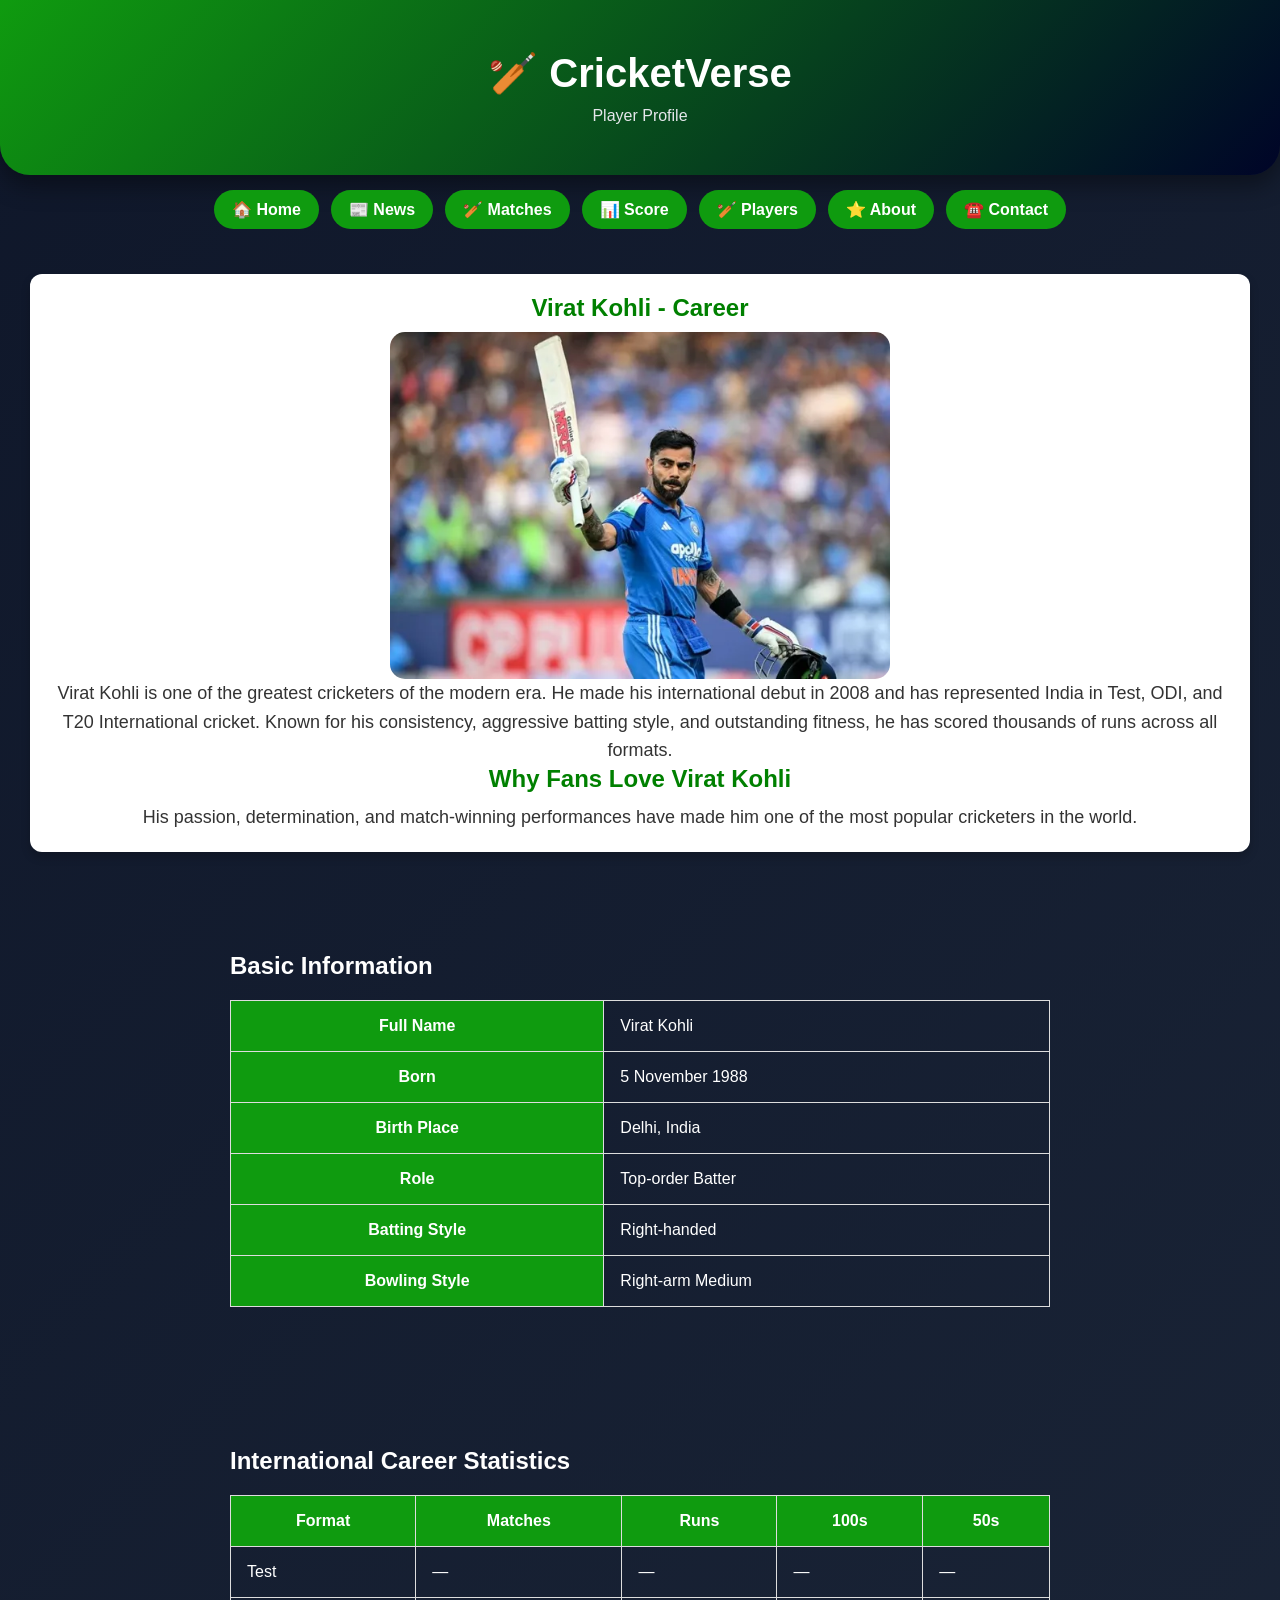
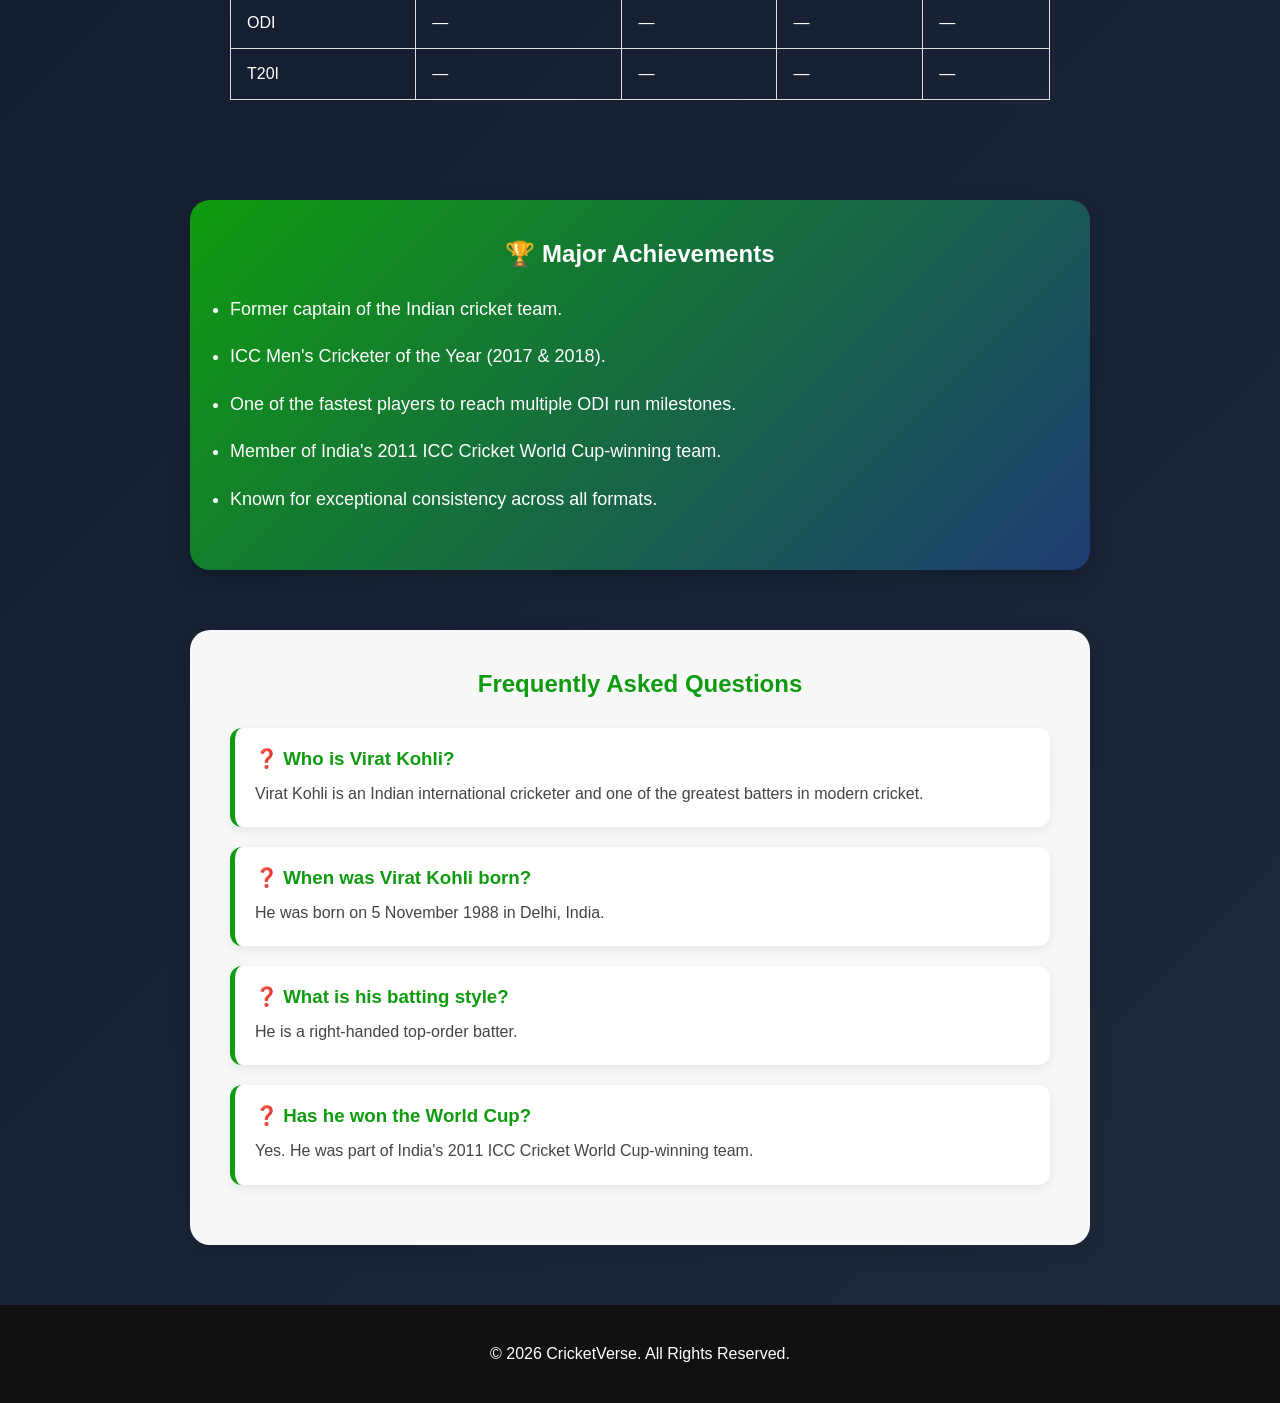
<file: virat-kohli-career.html>
<!DOCTYPE html>
<html lang="en">
<head>
<meta charset="UTF-8">
<meta name="viewport" content="width=device-width, initial-scale=1.0">
<title>Virat Kohli Career - CricketVerse</title>
<link rel="stylesheet" href="style.css">
</head>

<body>

<header>
<h1>🏏 CricketVerse</h1>
<p>Player Profile</p>
</header>

<nav>
    <a href="index.html">🏠 Home</a>
<a href="news.html">📰 News</a>
    <a href="matches.html">🏏 Matches</a>
    <a href="live.html">📊 Score</a>
  <a href="players.html">🏏 Players</a>
  <a href="about.html">⭐ About</a>
  <a href="contact.html">☎️ Contact</a>   
</nav>


  
<section class="about">

<h2>Virat Kohli - Career</h2>

<img src="virat.jpg" alt="Virat Kohli" style="width:100%;max-width:500px;border-radius:15px;display:block;margin:auto;">

<p>
Virat Kohli is one of the greatest cricketers of the modern era. He made his international debut in 2008 and has represented India in Test, ODI, and T20 International cricket. Known for his consistency, aggressive batting style, and outstanding fitness, he has scored thousands of runs across all formats.
</p>


<h2>Why Fans Love Virat Kohli</h2>

<p>
His passion, determination, and match-winning performances have made him one of the most popular cricketers in the world.
</p>

</section>

  <section class="career-info">

<h2>Basic Information</h2>

<table>

<tr>
<th>Full Name</th>
<td>Virat Kohli</td>
</tr>

<tr>
<th>Born</th>
<td>5 November 1988</td>
</tr>

<tr>
<th>Birth Place</th>
<td>Delhi, India</td>
</tr>

<tr>
<th>Role</th>
<td>Top-order Batter</td>
</tr>

<tr>
<th>Batting Style</th>
<td>Right-handed</td>
</tr>

<tr>
<th>Bowling Style</th>
<td>Right-arm Medium</td>
</tr>

</table>

  </section>

  <section class="career-stats">

<h2>International Career Statistics</h2>

<table>
<tr>
<th>Format</th>
<th>Matches</th>
<th>Runs</th>
<th>100s</th>
<th>50s</th>
</tr>

<tr>
<td>Test</td>
<td>—</td>
<td>—</td>
<td>—</td>
<td>—</td>
</tr>

<tr>
<td>ODI</td>
<td>—</td>
<td>—</td>
<td>—</td>
<td>—</td>
</tr>

<tr>
<td>T20I</td>
<td>—</td>
<td>—</td>
<td>—</td>
<td>—</td>
</tr>

</table>

  </section>

  <section class="achievements">

<h2>🏆 Major Achievements</h2>

<ul>
<li>Former captain of the Indian cricket team.</li>
<li>ICC Men's Cricketer of the Year (2017 & 2018).</li>
<li>One of the fastest players to reach multiple ODI run milestones.</li>
<li>Member of India's 2011 ICC Cricket World Cup-winning team.</li>
<li>Known for exceptional consistency across all formats.</li>
</ul>

  </section>

<section class="faq">

<h2>Frequently Asked Questions</h2>

<div class="faq-item">
<h3>❓ Who is Virat Kohli?</h3>
<p>Virat Kohli is an Indian international cricketer and one of the greatest batters in modern cricket.</p>
</div>

<div class="faq-item">
<h3>❓ When was Virat Kohli born?</h3>
<p>He was born on 5 November 1988 in Delhi, India.</p>
</div>

<div class="faq-item">
<h3>❓ What is his batting style?</h3>
<p>He is a right-handed top-order batter.</p>
</div>

<div class="faq-item">
<h3>❓ Has he won the World Cup?</h3>
<p>Yes. He was part of India's 2011 ICC Cricket World Cup-winning team.</p>
</div>

</section>
  
<footer class="footer">
<p>© 2026 CricketVerse. All Rights Reserved.</p>
</footer>

</body>
</html>
</file>
<file: style.css>
*{
    margin:0;
    padding:0;
    box-sizing:border-box;
    font-family:Arial,sans-serif;
}

body{
    background:linear-gradient(135deg,#0f172a,#1e293b);
    color:white;
}

header{
    background:linear-gradient(135deg,#0f9b0f,#000428);
    text-align:center;
    padding:50px 20px;
    border-bottom-left-radius:30px;
    border-bottom-right-radius:30px;
    box-shadow:0 10px 25px rgba(0,0,0,.4);
}

header h1{
    font-size:40px;
}

header p{
    margin-top:10px;
    color:#e5e7eb;
}
.hero{
    position:relative;
    overflow:hidden;

    background:
        linear-gradient(rgba(0,0,0,.45), rgba(0,0,0,.45)),
        url("stadium.jpg");

    background-size:cover;
    background-position:center;
    background-repeat:no-repeat;

    color:white;
    text-align:center;
    padding:100px 30px;
    margin:30px;
    border-radius:25px;
    box-shadow:0 10px 25px rgba(0,0,0,.2);
}
.hero::before{
    content:"";
    position:absolute;
    inset:0;
    background:rgba(0,0,0,.55);
}

.hero h2,
.hero p,
.hero button{
    position:relative;
    z-index:2;
}

.hero h2{
    font-size:45px;
    margin-bottom:20px;
}

.hero p{
    max-width:700px;
    margin:auto;
    font-size:20px;
    line-height:1.8;
}

button{
    margin-top:30px;
    background:#22c55e;
    color:white;
    border:none;
    padding:15px 35px;
    border-radius:50px;
    font-size:18px;
    font-weight:bold;
    cursor:pointer;
    transition:.3s;
}

button:hover{
    transform:scale(1.1);
    background:#16a34a;
}

button:hover{
    background:#15803d;
    transform:scale(1.08);
}
.card{
    background:white;
    color:#222;
    border-radius:20px;
    padding:25px;
    margin:20px;
    box-shadow:0 10px 25px rgba(0,0,0,.2);
    transition:.3s;
}

.card:hover{
    transform:translateY(-8px);
}
nav{
    display: flex;
    flex-wrap: wrap;
    justify-content: center;
    gap: 12px;
    padding: 15px;
}

nav a{
    text-decoration: none;
    color: white;
    background: #0f9b0f;
    padding: 10px 18px;
    border-radius: 25px;
    font-weight: bold;
}
.about {
    background: white;
    margin: 30px;
    padding: 20px;
    border-radius: 12px;
    text-align: center;
    color: #333;
    box-shadow: 0 5px 10px rgba(0,0,0,0.2);
}

.about h2 {
    color: green;
    margin-bottom: 10px;
}

.about p {
    font-size: 18px;
    line-height: 1.6;
}.footer {
    background: #111;
    color: white;
    text-align: center;
    padding: 25px;
}

.footer h3 {
    color: #2ecc71;
    margin-bottom: 10px;
}.search{
    text-align:center;
    padding:20px;
}

.search input{
    width:80%;
    padding:12px;
    border-radius:25px;
    border:none;
    font-size:16px;
}
.featured{
    padding:40px 20px;
    text-align:center;
}

.featured h2{
    margin-bottom:20px;
    color:#22c55e;
}

.feature-box{
    background:#ffffff;
    color:#222;
    padding:20px;
    margin:15px 0;
    border-radius:15px;
    box-shadow:0 8px 20px rgba(0,0,0,.15);
    transition:0.3s;
}

.feature-box:hover{
    transform:translateY(-5px);
}
.players{
    padding:40px 20px;
    text-align:center;
}

.players h2{
    color:#22c55e;
    margin-bottom:20px;
}

.player-card{
    background:white;
    color:#222;
    border-radius:20px;
    overflow:hidden;
    box-shadow:0 10px 25px rgba(0,0,0,.2);
    max-width:350px;
    margin:auto;
}

.player-card img{
    width:100%;
    display:block;
}

.player-card h3{
    margin:15px 0;
}

.player-card p{
    padding:0 20px 20px;
}

.player-card button{
    margin-bottom:20px;
}

.logo{
  width:60px;
  height:60px;
  vertical-align:middle;
  margin-right:10px;
}
.card-link{
    text-decoration:none;
    color:inherit;
    display:block;
}

.card-link:hover{
    transform:scale(1.02);
}

.live-score{
    padding:40px 20px;
    text-align:center;
}

.score-card{
    max-width:500px;
    margin:30px auto;
    background:#ffffff;
    color:#222;
    padding:25px;
    border-radius:20px;
    box-shadow:0 10px 25px rgba(0,0,0,.2);
}

.score-card h3{
    color:#0f9b0f;
}

.latest-news{
    padding:50px 20px;
    text-align:center;
}

.news-grid{
    display:flex;
    flex-wrap:wrap;
    justify-content:center;
    gap:20px;
}

.news-card{
    background:white;
    color:#222;
    width:300px;
    padding:20px;
    border-radius:20px;
    box-shadow:0 10px 20px rgba(0,0,0,.15);
    transition:0.3s;
}

.news-card:hover{
    transform:translateY(-8px);
}

.news-card a{
    display:inline-block;
    margin-top:10px;
    text-decoration:none;
    color:#0f9b0f;
    font-weight:bold;
}

.footer{
    background:#111;
    color:white;
    text-align:center;
    padding:40px 20px;
}

.footer-links{
    margin:20px 0;
}

.footer-links a{
    color:white;
    text-decoration:none;
    margin:0 12px;
    font-weight:bold;
}

.footer-links a:hover{
    color:#22c55e;
    
}

.hero-btn{
    display:inline-block;
    margin-top:25px;
    padding:14px 35px;
    background:white;
    color:#0f9b0f;
    text-decoration:none;
    border-radius:30px;
    font-weight:bold;
}

.hero-btn:hover{
    background:#f5f5f5;
}

.featured-player{
    padding:60px 20px;
}

.player-box{
    display:flex;
    align-items:center;
    gap:30px;
    max-width:900px;
    margin:auto;
    background:white;
    color:#222;
    padding:25px;
    border-radius:20px;
    box-shadow:0 10px 20px rgba(0,0,0,.15);
}

.player-box img{
    width:220px;
    border-radius:20px;
}

@media(max-width:768px){
.player-box{
flex-direction:column;
text-align:center;
}

.player-box img{
width:180px;
}
}

.stats{
    display:flex;
    flex-wrap:wrap;
    justify-content:center;
    gap:30px;
    padding:60px 20px;
    max-width:1000px;
    margin:60px auto;
}

.stat-box{
    width:220px;
    padding:30px 20px;
    background:#0f9b0f;
    color:white;
    text-align:center;
    border-radius:20px;
    box-shadow:0 8px 20px rgba(0,0,0,0.15);
    transition:0.3s;
}

.stat-box:hover{
    transform:translateY(-8px);
}

.stat-box h2{
    font-size:42px;
    margin-bottom:15px;
}

.stat-box p{
    font-size:18px;
    line-height:1.6;
}

.player-profile{
    max-width: 900px;
    margin: 60px auto;
    padding: 40px;
    text-align: center;
}

.career-info{
    max-width: 900px;
    margin: 60px auto;
    padding: 40px;
}

.career-stats{
    max-width: 900px;
    margin: 60px auto;
    padding: 40px;
}

.achievements{
    max-width: 900px;
    margin: 60px auto;
    padding: 40px;
    background: #f8f8f8;
    border-radius: 20px;
}

table{
    width:100%;
    border-collapse:collapse;
    margin-top:20px;
}

th,td{
    padding:16px;
    border:1px solid #ddd;
}

th{
background:#0f9b0f;
color:white;
}
.achievements{
    max-width:900px;
    margin:60px auto;
    padding:40px;
    background:linear-gradient(135deg,#0f9b0f,#1e3c72);
    color:white;
    border-radius:20px;
    box-shadow:0 8px 20px rgba(0,0,0,.2);
}

.achievements h2{
    color:white;
    text-align:center;
    margin-bottom:25px;
}

.achievements li{
    margin:15px 0;
    line-height:1.8;
    font-size:18px;
}
.faq{
    max-width:900px;
    margin:60px auto;
    padding:40px;
    background:#f8f8f8;
    border-radius:20px;
    box-shadow:0 8px 20px rgba(0,0,0,.1);
}

.faq h2{
    text-align:center;
    color:#0f9b0f;
    margin-bottom:30px;
}
.faq-item{
    background:white;
    margin:20px 0;
    padding:20px;
    border-left:5px solid #0f9b0f;
    border-radius:12px;
    box-shadow:0 3px 10px rgba(0,0,0,0.08);
}

.faq-item h3{
    color:#0f9b0f;
    margin-bottom:10px;
}

.faq-item p{
    color:#444;
    line-height:1.7;
}
.why-us{
    max-width:1200px;
    margin:90px auto;
    padding:20px;
    text-align:center;
}

.why-us h2{
    font-size:42px;
    color:#0f9b0f;
    margin-bottom:15px;
}

.why-subtitle{
    color:#666;
    font-size:18px;
    margin-bottom:50px;
}

.why-grid{
    display:grid;
    grid-template-columns:repeat(auto-fit,minmax(260px,1fr));
    gap:30px;
}

.why-card{
    background:white;
    padding:35px;
    border-radius:20px;
    box-shadow:0 8px 20px rgba(0,0,0,.12);
    transition:0.3s;
}

.why-card:hover{
    transform:translateY(-10px);
    box-shadow:0 15px 30px rgba(0,0,0,.18);
}

.icon{
    font-size:55px;
    margin-bottom:20px;
}

.why-card h3{
    color:#0f9b0f;
    margin-bottom:15px;
    font-size:24px;
}

.why-card p{
    color:#555;
    line-height:1.8;
    font-size:16px;
}

.view-btn{
    display:inline-block;
    margin-top:20px;
    color:#0f9b0f;
    font-weight:bold;
    font-size:16px;
    text-decoration:none;
    transition:0.3s;
}

.card-link:hover .view-btn{
    color:#15803d;
    transform:translateX(5px);
}

.contact-page{
    max-width:1100px;
    margin:50px auto;
    padding:35px;
    background:white;
    border-radius:25px;
    box-shadow:0 10px 25px rgba(0,0,0,.2);
}

.contact-container{
    display:flex;
    align-items:flex-start;
    justify-content:center;
    gap:40px;
    flex-wrap:wrap;
}

.contact-image{
    text-align:center;
    flex:0 0 250px;
}

.contact-image img{
    width:220px;
    height:auto;
    max-width:100%;
    object-fit:contain;
    border-radius:20px;
}

.contact-content{
    flex:1;
    width:100%;
}

.contact-content h2{
    color:#0f9b0f;
    font-size:38px;
    margin-bottom:20px;
}

.contact-intro{
    color:#555;
    font-size:18px;
    line-height:1.8;
    margin-bottom:25px;
}

.contact-box{
    background:#f5f5f5;
    padding:20px;
    border-left:5px solid #0f9b0f;
    border-radius:15px;
    margin-bottom:25px;
}

.contact-box h3{
    color:#0f9b0f;
    margin:15px 0 5px;
}

.contact-box p{
    color:#444;
    margin-bottom:10px;
}

.contact-form{
    display:flex;
    flex-direction:column;
    gap:15px;
}

.contact-form input,
.contact-form textarea{
    padding:15px;
    border:1px solid #ccc;
    border-radius:10px;
    font-size:16px;
}

.contact-form button{
    background:#0f9b0f;
    color:white;
    border:none;
    padding:15px;
    border-radius:10px;
    font-size:18px;
    cursor:pointer;
}

.contact-form button:hover{
    background:#15803d;
}

@media(max-width:768px){

.contact-page{
    padding:20px;
    margin:20px;
}

.contact-container{
    flex-direction:column;
}

.contact-image img{
    width:220px;
}

.contact-content h2{
    font-size:30px;
    text-align:center;
}

.contact-intro{
    text-align:center;
}

}

.policy-hero{
    max-width:1100px;
    margin:50px auto;
    padding:60px 40px;
    text-align:center;
    background:linear-gradient(135deg,#0f9b0f,#1e3c72);
    border-radius:25px;
    color:white;
    box-shadow:0 12px 30px rgba(0,0,0,.2);
}
.policy-hero h1{
    font-size:42px;
    margin-bottom:20px;
}

.policy-hero p{
    max-width:700px;
    margin:auto;
    line-height:1.8;
    font-size:18px;
}

.policy-grid{
    max-width:1200px;
    margin:60px auto;
    display:grid;
    grid-template-columns:repeat(auto-fit,minmax(340px,1fr));
    gap:35px;
    padding:20px;
}
.policy-card{
    background:white;
    color:#222;
    padding:35px;
    border-radius:20px;
    border-top:6px solid #0f9b0f;
    box-shadow:0 10px 25px rgba(0,0,0,.15);
    transition:.3s;
}

.policy-card:hover{
    transform:translateY(-8px);
}
.policy-card h2{
    color:#0f9b0f;
    font-size:28px;
    margin-bottom:20px;
}

.policy-card p{
    line-height:2;
    font-size:17px;
    color:#555;
}

.policy-update{
    text-align:center;
    color:#ccc;
    margin:40px 0;
    }

/* ===== PLAYERS PAGE ===== */

.players-hero{
    max-width:1100px;
    margin:50px auto;
    padding:60px 30px;
    text-align:center;
    background:linear-gradient(135deg,#0f9b0f,#1e3c72);
    color:white;
    border-radius:25px;
    box-shadow:0 10px 25px rgba(0,0,0,.2);
}

.players-hero h1{
    font-size:45px;
    margin-bottom:20px;
}

.players-hero p{
    font-size:19px;
    max-width:700px;
    margin:auto;
    line-height:1.8;
}

.players-grid{
    max-width:1200px;
    margin:60px auto;
    padding:20px;
    display:grid;
    grid-template-columns:repeat(auto-fit,minmax(300px,1fr));
    gap:35px;
}

.player-card{
    background:white;
    color:#222;
    border-radius:20px;
    overflow:hidden;
    text-align:center;
    box-shadow:0 10px 25px rgba(0,0,0,.15);
    transition:.35s;
}

.player-card:hover{
    transform:translateY(-10px);
    box-shadow:0 18px 35px rgba(0,0,0,.25);
}

.player-card img{
    width:100%;
    height:320px;
    object-fit:cover;
}

.player-card h2{
    color:#0f9b0f;
    margin:20px 0 10px;
    font-size:28px;
}

.player-card p{
    color:#555;
    font-size:17px;
    line-height:1.8;
    padding:0 20px;
}

.player-card .hero-btn{
    display:inline-block;
    margin:25px 0 30px;
    background:#0f9b0f;
    color:white;
    text-decoration:none;
    padding:14px 30px;
    border-radius:30px;
    font-weight:bold;
    transition:.3s;
}

.player-card .hero-btn:hover{
    background:#15803d;
}

@media(max-width:768px){

.players-hero{
    padding:40px 20px;
}

.players-hero h1{
    font-size:34px;
}

.players-grid{
    gap:25px;
}

.player-card img{
    height:260px;
}

    }

.player-profile{
    max-width:900px;
    margin:60px auto;
    padding:40px;
    text-align:center;
}

.player-profile img{
    width:260px;
    height:260px;
    object-fit:cover;
    border-radius:50%;
    border:6px solid #0f9b0f;
    margin-bottom:25px;
}

.player-profile h1{
    font-size:42px;
    margin-bottom:20px;
}

.player-profile p{
    max-width:750px;
    margin:auto;
    line-height:1.8;
    font-size:18px;
}
</file>
